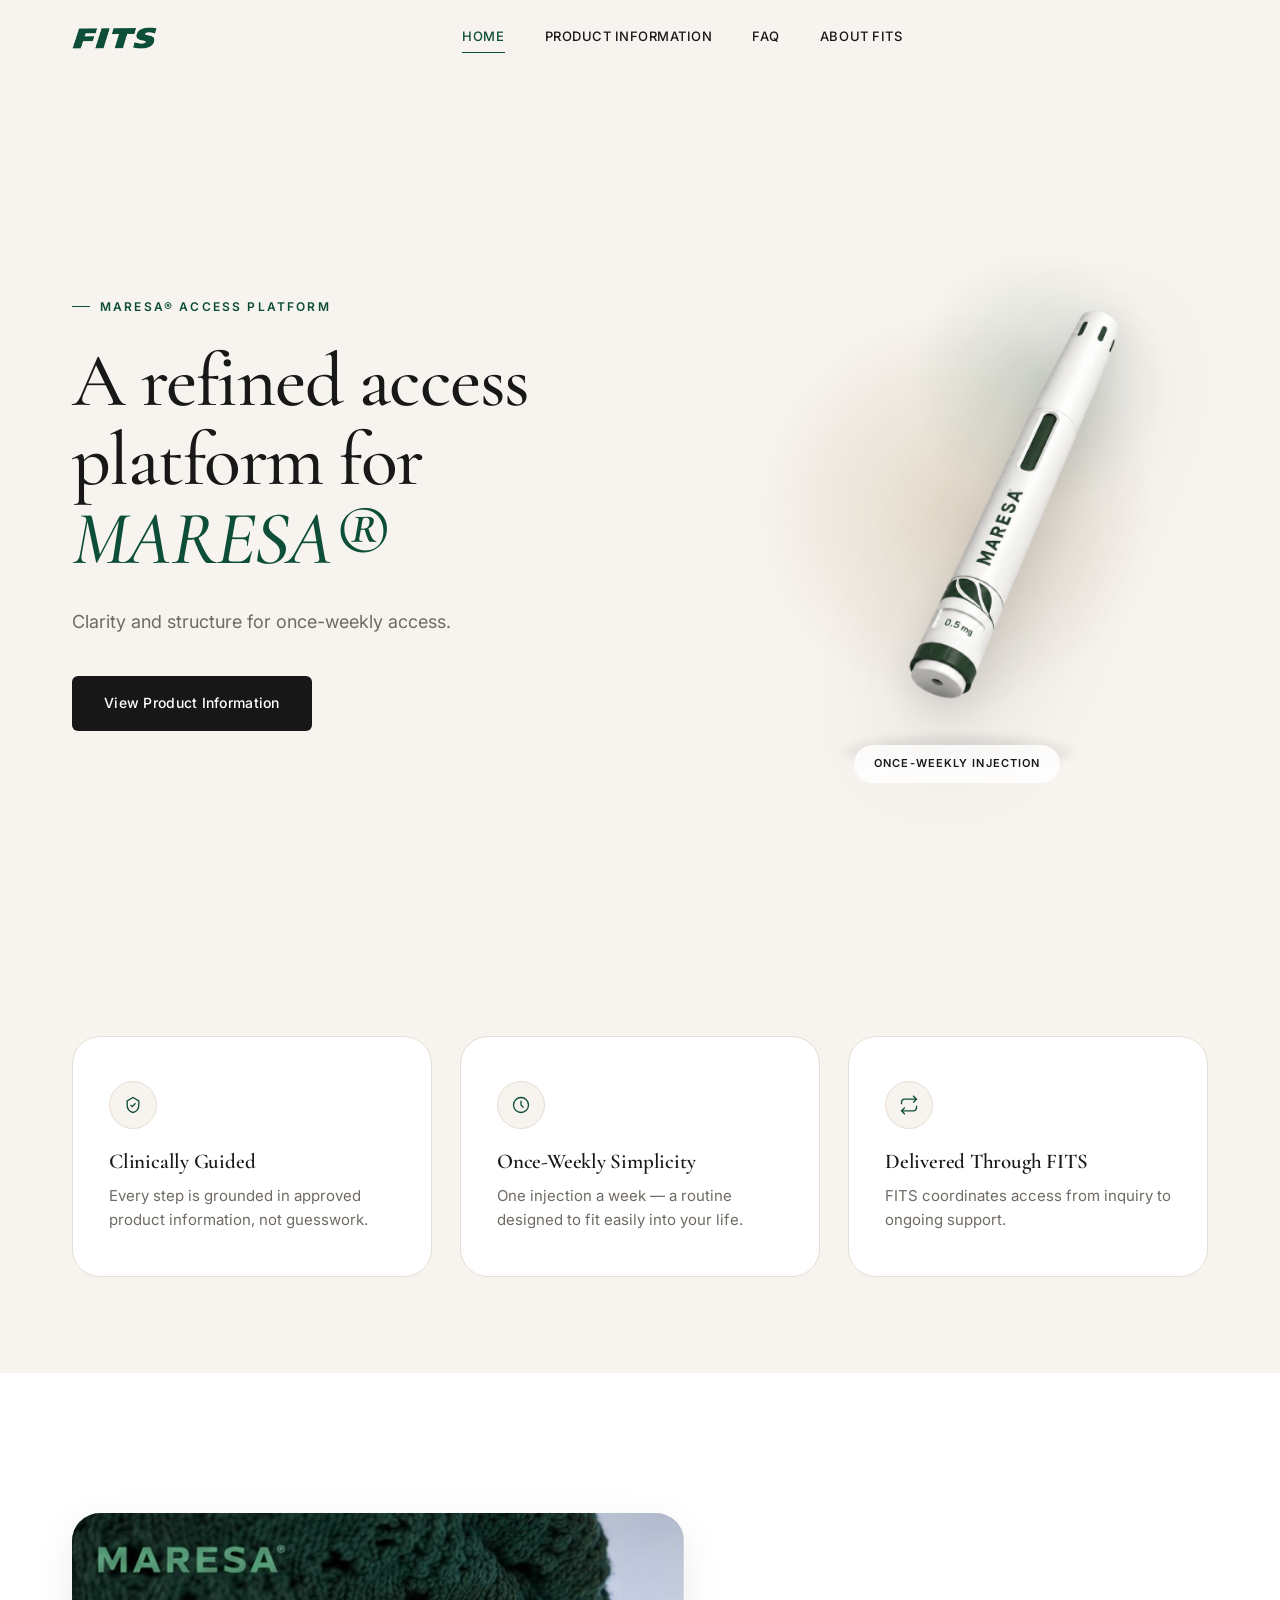
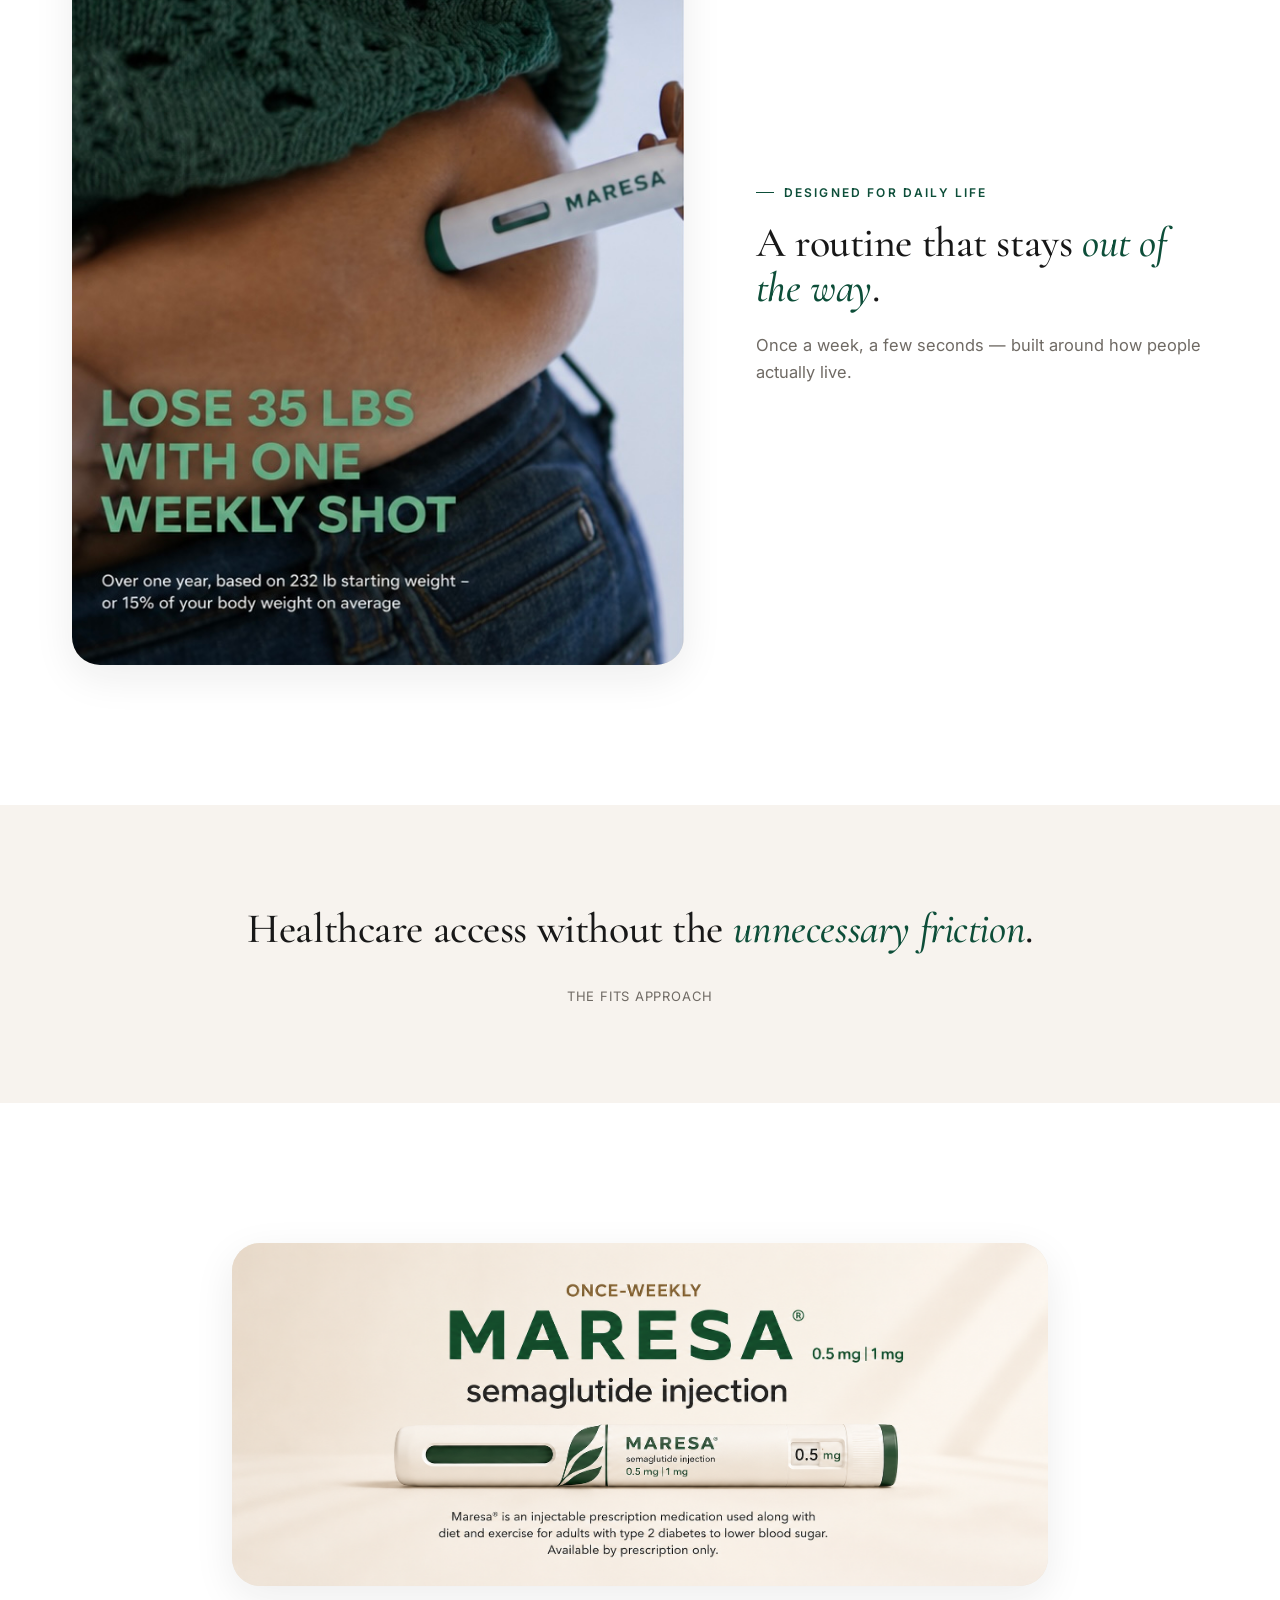
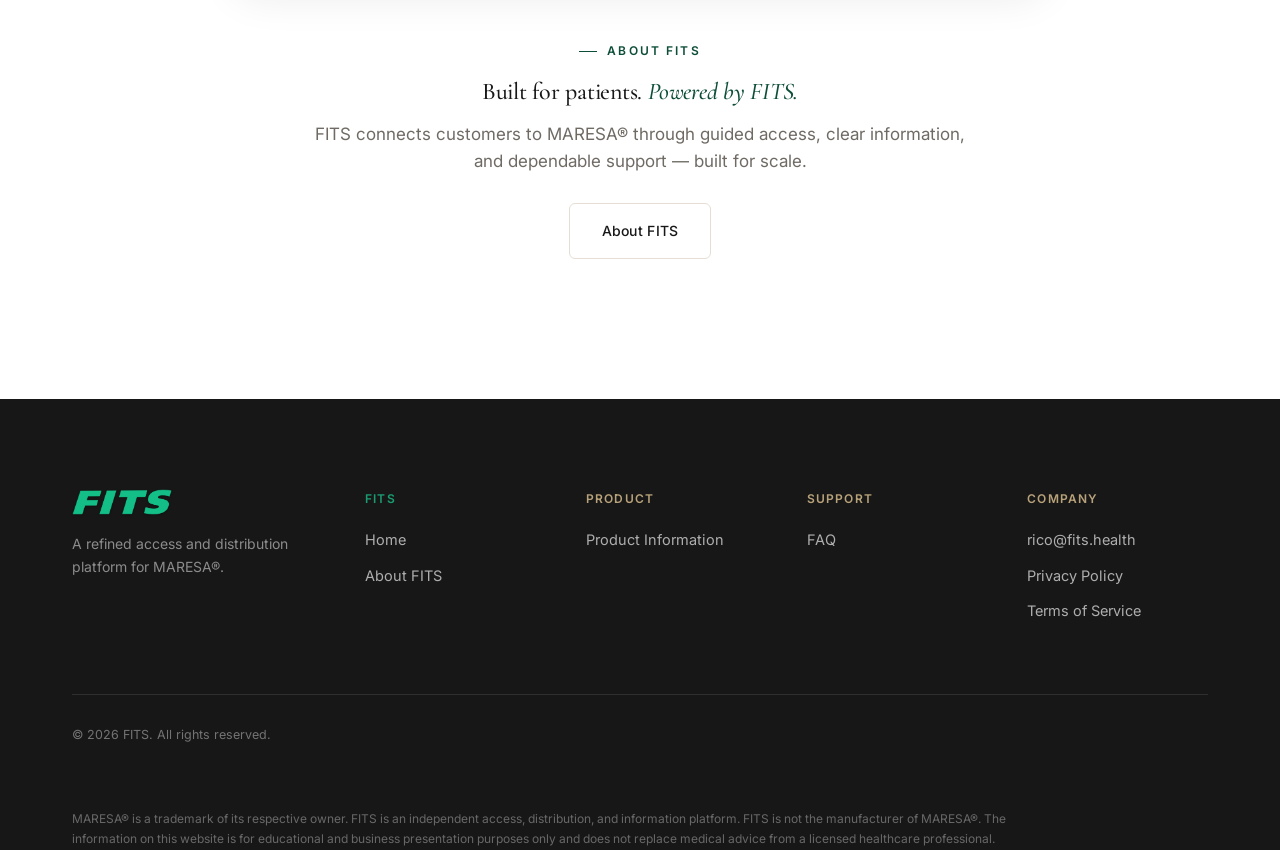
<file: index.html>
<!DOCTYPE html>
<html lang="en">
<head>
<meta charset="UTF-8">
<meta name="viewport" content="width=device-width, initial-scale=1.0">
<title>FITS — A Refined Access Platform for MARESA®</title>
<meta name="description" content="FITS is a modern healthcare access and distribution platform built around MARESA®.">
<link rel="preconnect" href="https://fonts.googleapis.com">
<link rel="preconnect" href="https://fonts.gstatic.com" crossorigin>
<link href="https://fonts.googleapis.com/css2?family=Cormorant+Garamond:ital,wght@0,500;0,600;1,500&family=Inter:wght@400;500;600;700&display=swap" rel="stylesheet">
<link rel="stylesheet" href="css/styles.css">
<link rel="icon" type="image/png" href="assets/fits-logo.png">
</head>
<body>

<nav class="navbar">
  <div class="container nav-inner">
    <a href="index.html" class="nav-brand" aria-label="FITS home">
      <img src="assets/fits-logo.png" alt="FITS" class="nav-brand-logo">
    </a>
    <div class="nav-links">
      <a href="index.html" class="active">Home</a>
      <a href="product.html">Product Information</a>
      <a href="faq.html">FAQ</a>
      <a href="about.html">About FITS</a>
    </div>
    <div class="nav-cta">
      <button class="nav-toggle" aria-label="Open menu">
        <span></span><span></span><span></span>
      </button>
    </div>
  </div>
</nav>

<div class="mobile-overlay"></div>
<div class="mobile-menu">
  <a href="index.html">Home</a>
  <a href="product.html">Product Information</a>
  <a href="faq.html">FAQ</a>
  <a href="about.html">About FITS</a>
</div>

<!-- HERO -->
<section class="hero">
  <div class="container hero-grid">
    <div class="hero-copy reveal visible">
      <span class="eyebrow brand-text">MARESA&reg; ACCESS PLATFORM</span>
      <h1>A refined access platform for <em>MARESA&reg;</em></h1>
      <p>Clarity and structure for once-weekly access.</p>
      <div class="hero-actions">
        <a href="product.html" class="btn btn-primary">View Product Information</a>
      </div>
    </div>
    <div class="hero-visual reveal visible">
      <div class="product-render">
        <div class="product-render-glow"></div>
        <img
          src="assets/maresa-holo.png"
          alt="MARESA injector pen"
          class="product-render-img"
          onerror="this.style.display='none'; document.getElementById('render-fallback').style.display='flex';"
        >
        <div id="render-fallback" class="product-render-placeholder" style="display:none;">
          <span>MARESA&reg; RENDER</span>
        </div>
        <span class="product-render-tag">Once-Weekly Injection</span>
      </div>
    </div>
  </div>
</section>

<!-- VALUE PILLARS -->
<section class="section-sm">
  <div class="container">
    <div class="grid-3">
      <div class="card reveal">
        <div class="card-icon">
          <svg width="20" height="20" viewBox="0 0 24 24" fill="none" stroke="currentColor" stroke-width="1.6"><path d="M9 12l2 2 4-4M12 3l7 4v5c0 5-3 8-7 9-4-1-7-4-7-9V7l7-4z"/></svg>
        </div>
        <h3>Clinically Guided</h3>
        <p>Every step is grounded in approved product information, not guesswork.</p>
      </div>
      <div class="card reveal">
        <div class="card-icon">
          <svg width="20" height="20" viewBox="0 0 24 24" fill="none" stroke="currentColor" stroke-width="1.6"><circle cx="12" cy="12" r="9"/><path d="M12 7v5l3 3"/></svg>
        </div>
        <h3>Once-Weekly Simplicity</h3>
        <p>One injection a week — a routine designed to fit easily into your life.</p>
      </div>
      <div class="card reveal">
        <div class="card-icon">
          <svg width="20" height="20" viewBox="0 0 24 24" fill="none" stroke="currentColor" stroke-width="1.6"><path d="M17 1l4 4-4 4M3 11V9a4 4 0 014-4h14M7 23l-4-4 4-4M21 13v2a4 4 0 01-4 4H3"/></svg>
        </div>
        <h3>Delivered Through FITS</h3>
        <p>FITS coordinates access from inquiry to ongoing support.</p>
      </div>
    </div>
  </div>
</section>

<!-- FEATURED VISUAL -->
<section class="section section-alt">
  <div class="container split wide-image-left">
    <div class="split-image reveal gold-mark">
      <img src="assets/maresa-injection-shot.png" alt="MARESA injection administration">
    </div>
    <div class="split-copy reveal">
      <span class="eyebrow">Designed for Daily Life</span>
      <h2>A routine that stays <span class="emphasis">out of the way</span>.</h2>
      <p>Once a week, a few seconds — built around how people actually live.</p>
    </div>
  </div>
</section>

<!-- STATEMENT -->
<section class="section-sm">
  <div class="container">
    <div class="statement reveal">
      <p>Healthcare access without the <span class="emphasis">unnecessary friction</span>.</p>
      <span class="statement-cite">The FITS Approach</span>
    </div>
  </div>
</section>

<!-- ABOUT FITS PREVIEW -->
<section class="section section-alt">
  <div class="container" style="max-width:880px;">
    <div class="wide-image reveal gold-mark" style="aspect-ratio: 1935/813; max-width:880px; margin:0 auto 48px;">
      <img src="assets/maresa-pen-banner.png" alt="MARESA — once-weekly semaglutide injection, now prescribed online">
    </div>
    <div style="max-width:680px; margin:0 auto; text-align:center;">
      <span class="eyebrow" style="justify-content:center;">About FITS</span>
      <h2 class="reveal" style="margin:18px 0 16px;">Built for patients. <span class="emphasis">Powered by FITS.</span></h2>
      <p class="reveal" style="color:var(--muted); font-size:17px; margin-bottom:28px;">
        FITS connects customers to MARESA&reg; through guided access, clear information, and dependable support — built for scale.
      </p>
      <a href="about.html" class="btn btn-outline">About FITS</a>
    </div>
  </div>
</section>

<footer>
  <div class="container">
    <div class="footer-grid">
      <div class="footer-brand">
        <img src="assets/fits-logo.png" alt="FITS" class="footer-brand-logo">
        <p>A refined access and distribution platform for MARESA&reg;.</p>
      </div>
      <div class="footer-col">
        <h5 class="brand-text">FITS</h5>
        <a href="index.html">Home</a>
        <a href="about.html">About FITS</a>
      </div>
      <div class="footer-col">
        <h5>Product</h5>
        <a href="product.html">Product Information</a>
      </div>
      <div class="footer-col">
        <h5>Support</h5>
        <a href="faq.html">FAQ</a>
      </div>
      <div class="footer-col">
        <h5>Company</h5>
        <a href="mailto:rico@fits.health">rico@fits.health</a>
        <a href="#">Privacy Policy</a>
        <a href="#">Terms of Service</a>
      </div>
    </div>
    <div class="footer-bottom"><p>&copy; 2026 FITS. All rights reserved.</p></div>
    <p class="footer-legal-text">
      MARESA&reg; is a trademark of its respective owner. FITS is an independent access, distribution, and information platform. FITS is not the manufacturer of MARESA&reg;. The information on this website is for educational and business presentation purposes only and does not replace medical advice from a licensed healthcare professional.
    </p>
  </div>
</footer>

<button class="back-to-top" aria-label="Back to top">
  <svg width="18" height="18" viewBox="0 0 24 24" fill="none" stroke="currentColor" stroke-width="2"><path d="M12 19V5M5 12l7-7 7 7"/></svg>
</button>

<script src="js/app.js"></script>
</body>
</html>
</file>
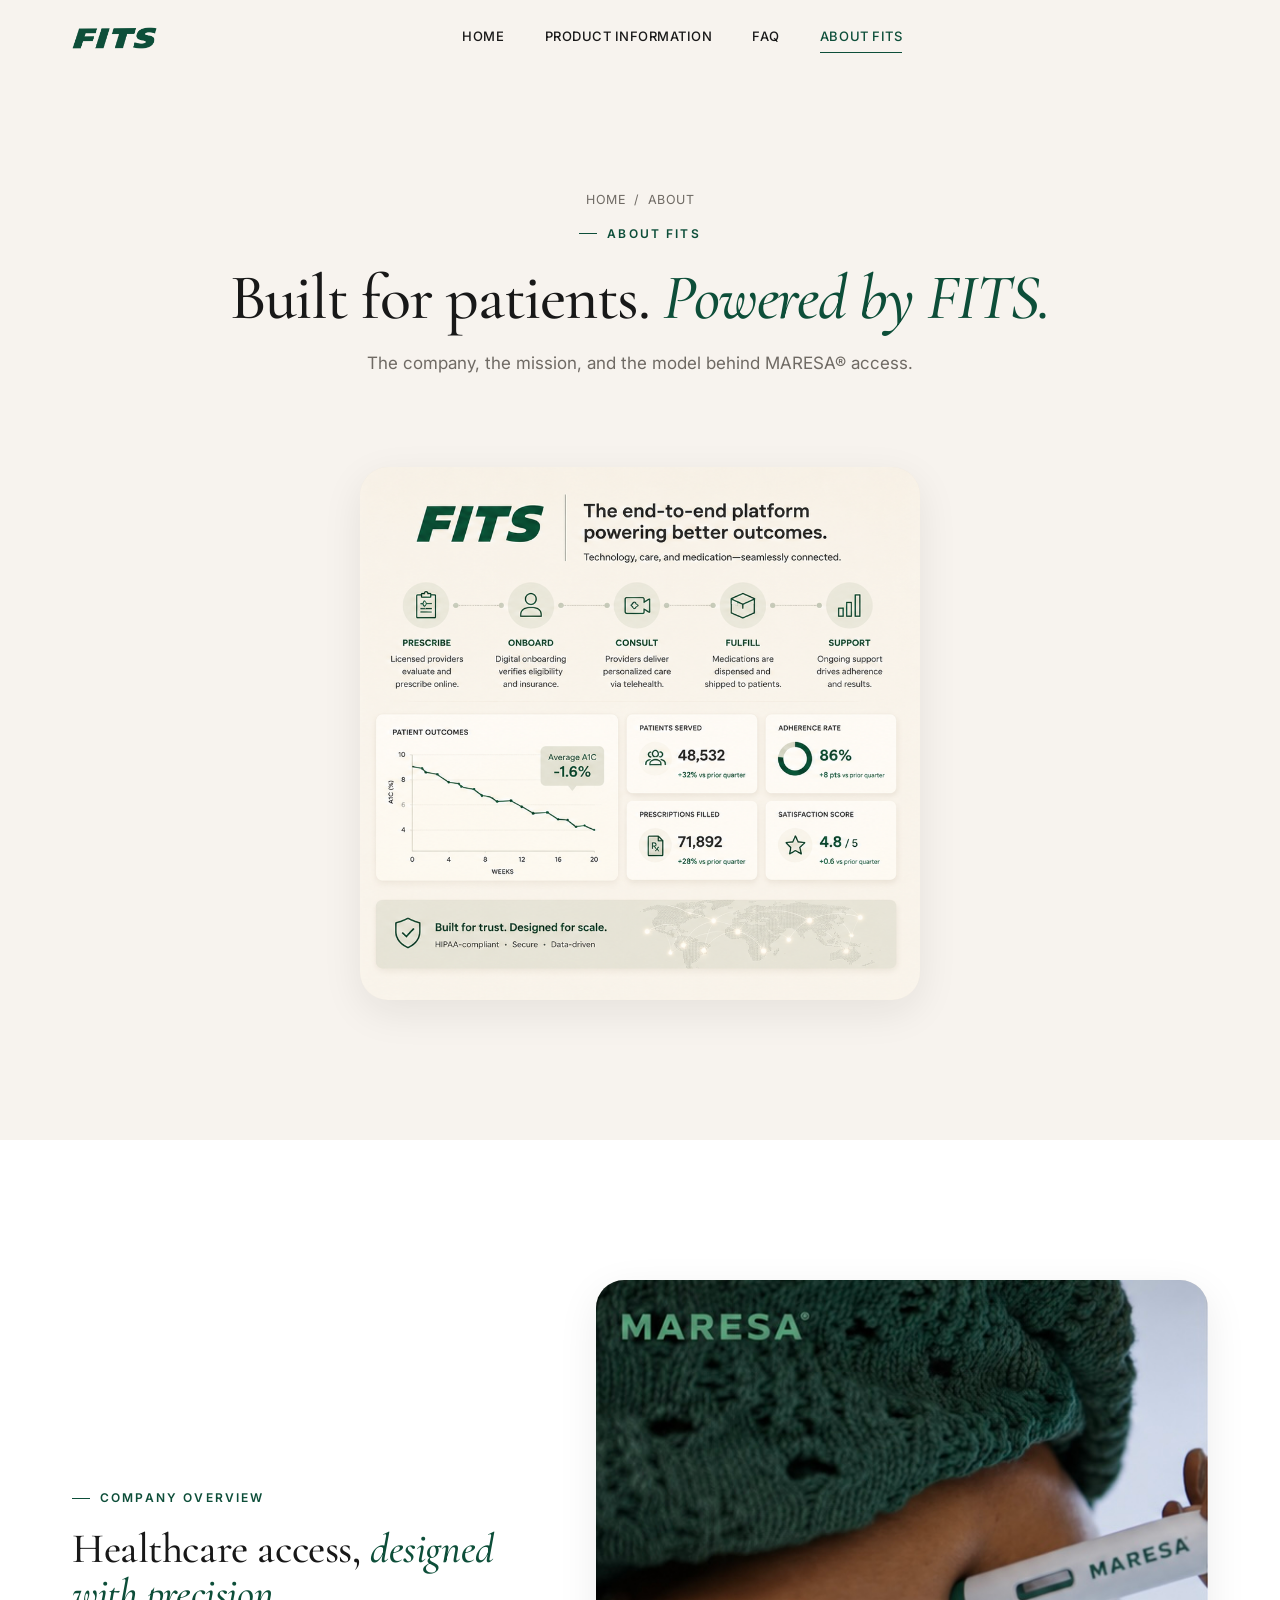
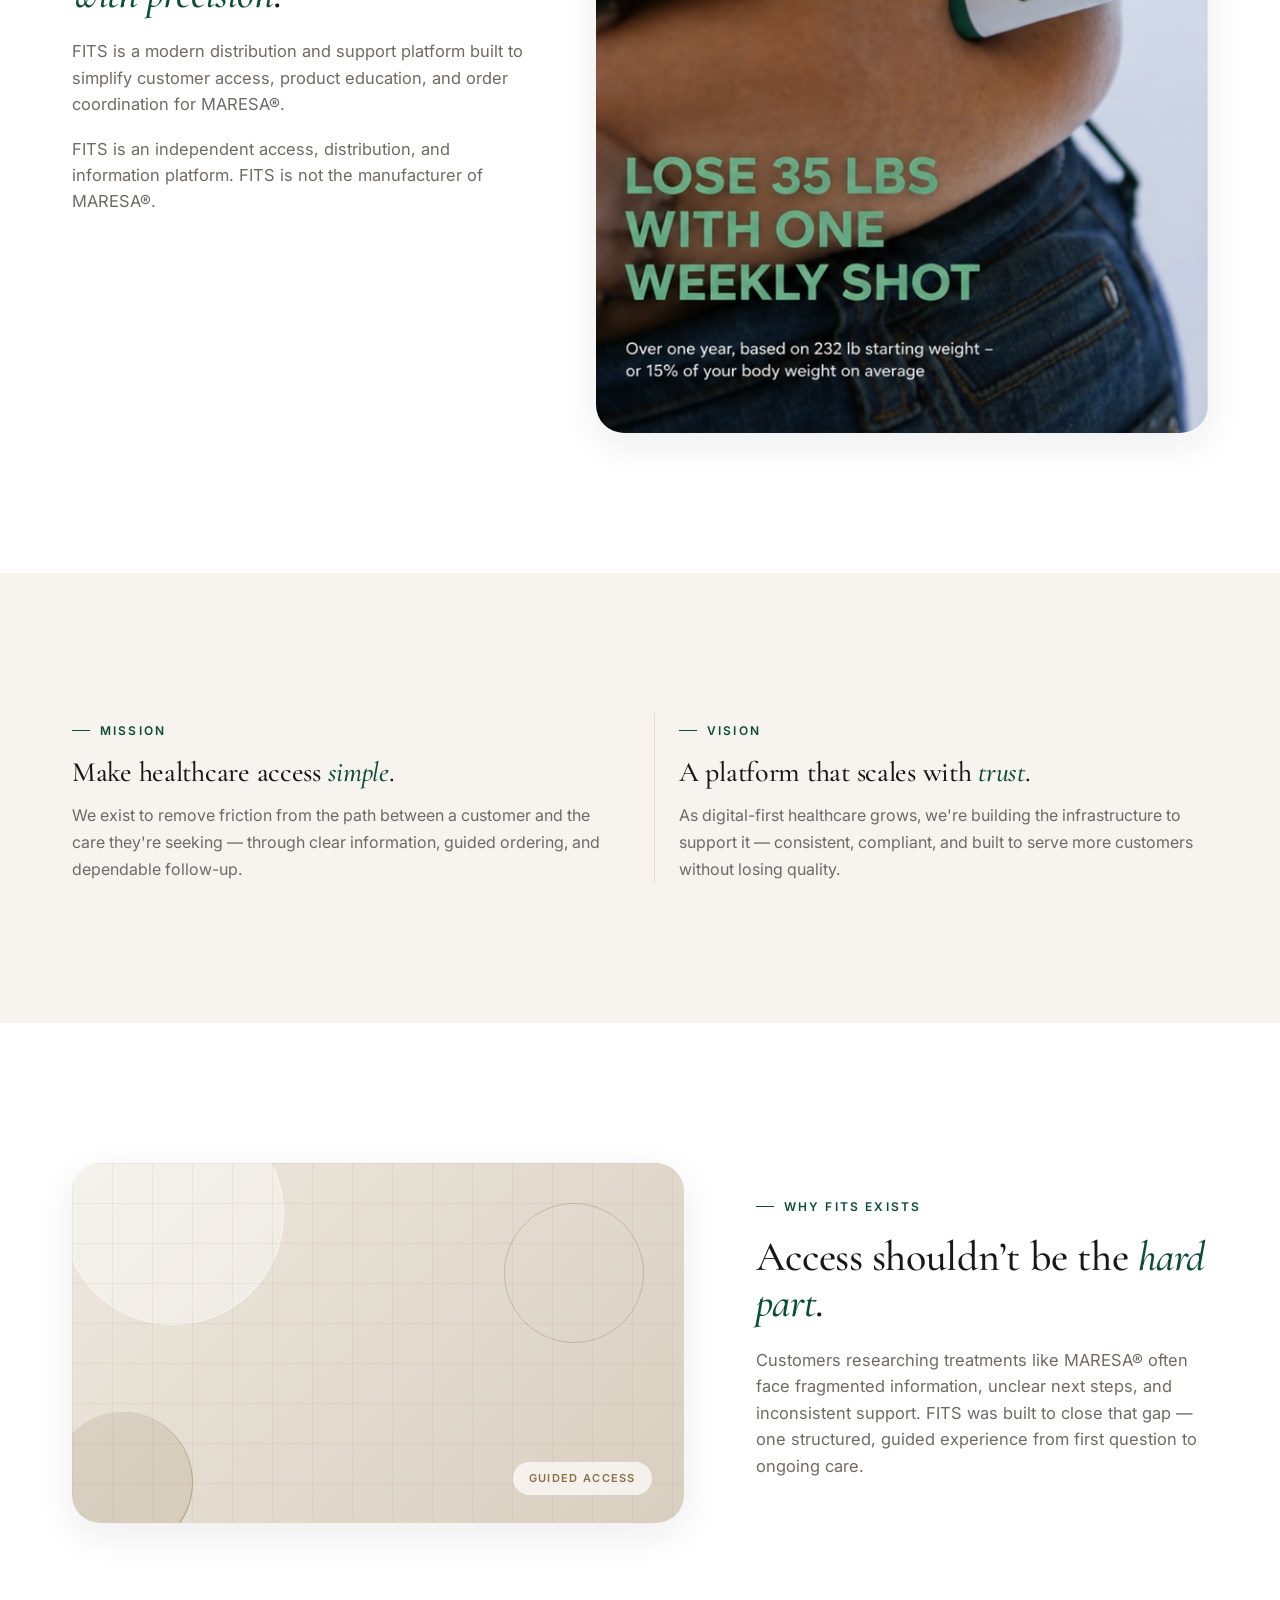
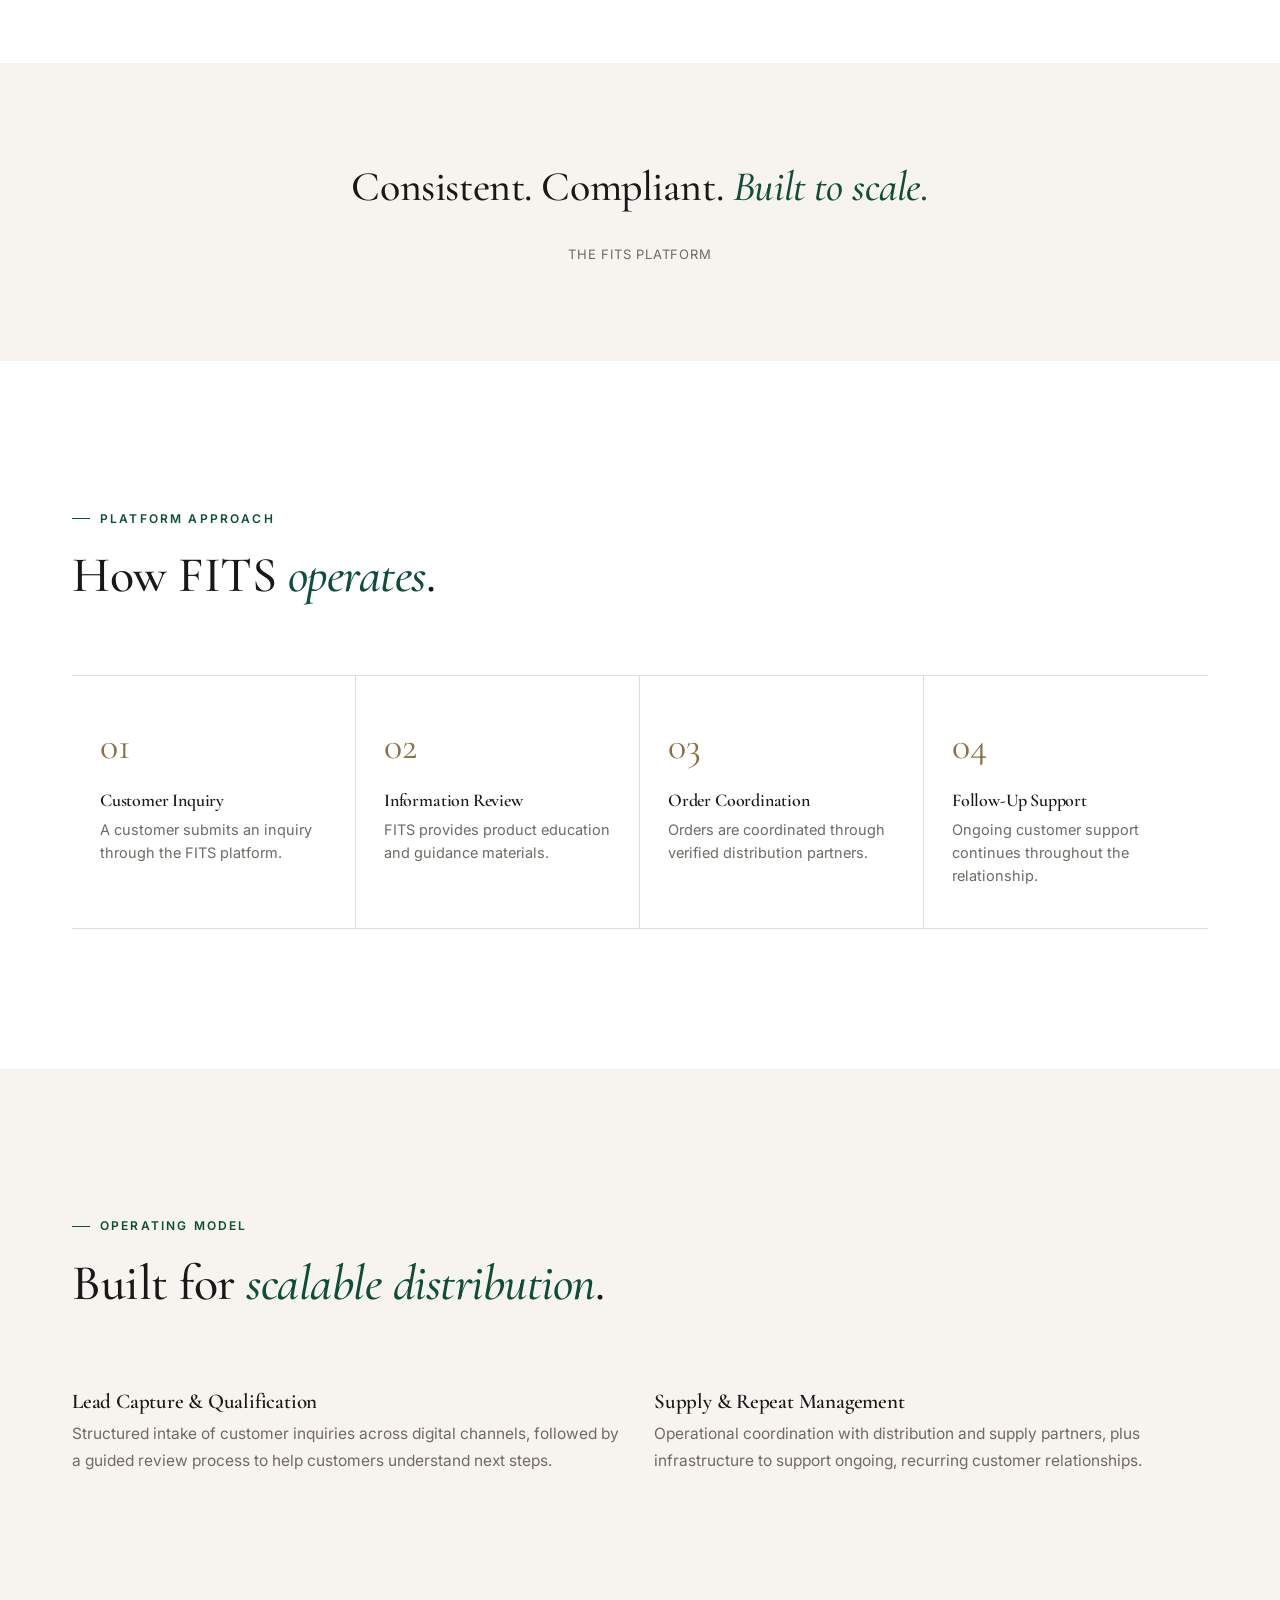
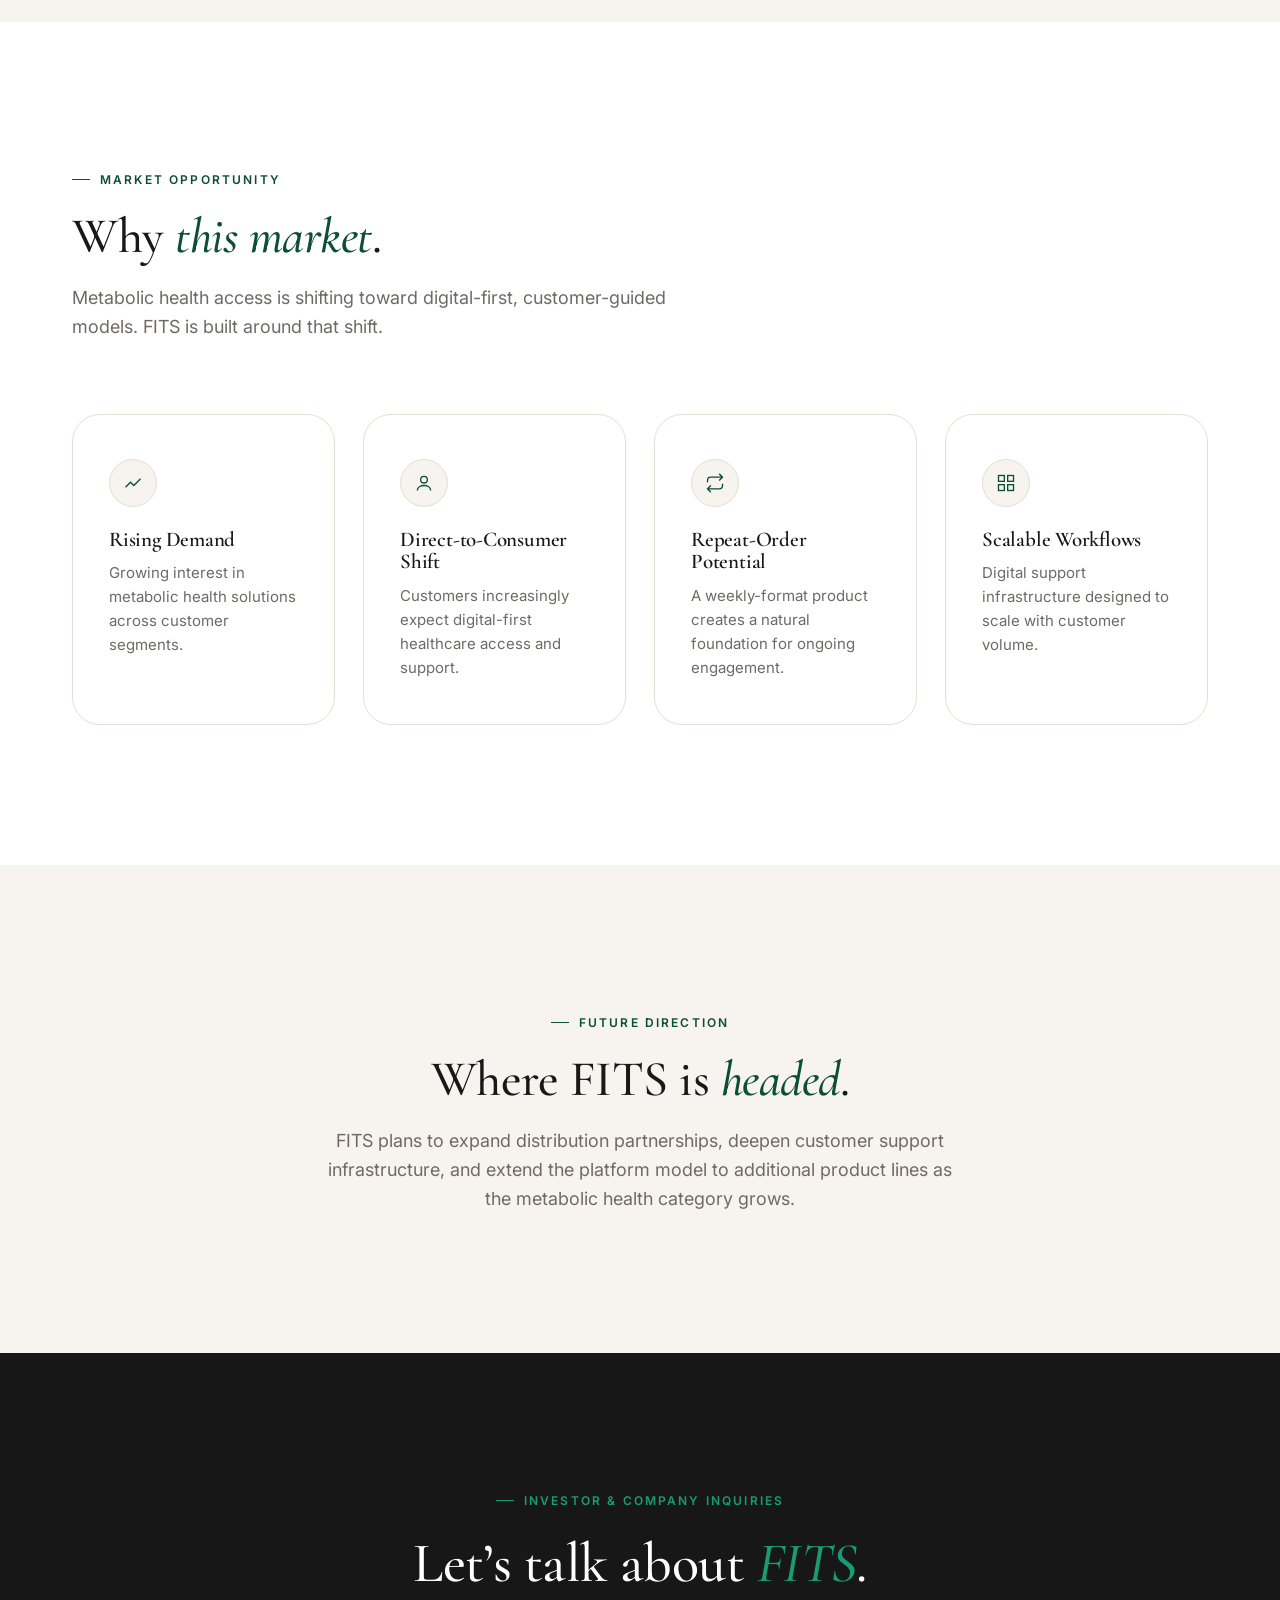
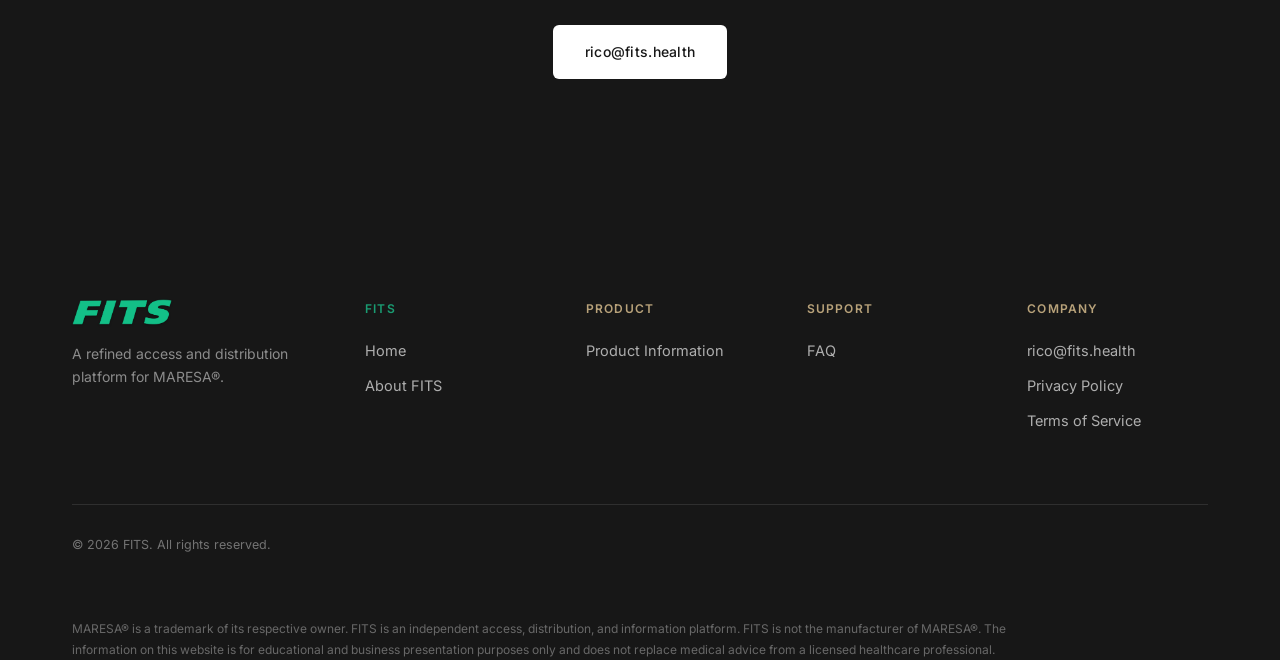
<file: about.html>
<!DOCTYPE html>
<html lang="en">
<head>
<meta charset="UTF-8">
<meta name="viewport" content="width=device-width, initial-scale=1.0">
<title>About FITS</title>
<meta name="description" content="FITS is a modern healthcare access and distribution platform built around MARESA®.">
<link rel="preconnect" href="https://fonts.googleapis.com">
<link rel="preconnect" href="https://fonts.gstatic.com" crossorigin>
<link href="https://fonts.googleapis.com/css2?family=Cormorant+Garamond:ital,wght@0,500;0,600;1,500&family=Inter:wght@400;500;600;700&display=swap" rel="stylesheet">
<link rel="stylesheet" href="css/styles.css">
<link rel="icon" type="image/png" href="assets/fits-logo.png">
</head>
<body>

<nav class="navbar">
  <div class="container nav-inner">
    <a href="index.html" class="nav-brand" aria-label="FITS home">
      <img src="assets/fits-logo.png" alt="FITS" class="nav-brand-logo">
    </a>
    <div class="nav-links">
      <a href="index.html">Home</a>
      <a href="product.html">Product Information</a>
      <a href="faq.html">FAQ</a>
      <a href="about.html" class="active">About FITS</a>
    </div>
    <div class="nav-cta">
      <button class="nav-toggle" aria-label="Open menu"><span></span><span></span><span></span></button>
    </div>
  </div>
</nav>

<div class="mobile-overlay"></div>
<div class="mobile-menu">
  <a href="index.html">Home</a>
  <a href="product.html">Product Information</a>
  <a href="faq.html">FAQ</a>
  <a href="about.html">About FITS</a>
</div>

<section class="page-hero">
  <div class="container">
    <div class="breadcrumb"><a href="index.html">Home</a><span>/</span><span>About</span></div>
    <span class="eyebrow" style="justify-content:center;">About FITS</span>
    <h1>Built for patients. <span class="emphasis">Powered by FITS.</span></h1>
    <p>The company, the mission, and the model behind MARESA&reg; access.</p>
  </div>
</section>

<!-- FITS PLATFORM — FOCAL IMAGE -->
<section class="section" style="padding-top:0;">
  <div class="container" style="max-width:920px;">
    <div class="wide-image reveal gold-mark" style="aspect-ratio: 932/887; max-width:560px; margin:0 auto;">
      <img src="assets/about-fits.png" alt="FITS — the end-to-end platform powering better outcomes">
    </div>
  </div>
</section>

<!-- COMPANY OVERVIEW -->
<section class="section section-alt">
  <div class="container split wide-image-right">
    <div class="split-copy reveal">
      <span class="eyebrow">Company Overview</span>
      <h2>Healthcare access, <span class="emphasis">designed with precision</span>.</h2>
      <p>FITS is a modern distribution and support platform built to simplify customer access, product education, and order coordination for MARESA&reg;.</p>
      <p>FITS is an independent access, distribution, and information platform. FITS is not the manufacturer of MARESA&reg;.</p>
    </div>
    <div class="split-image reveal gold-mark">
      <img src="assets/maresa-injection-shot.png" alt="MARESA injection administration">
    </div>
  </div>
</section>

<!-- MISSION & VISION -->
<section class="section">
  <div class="container grid-2">
    <div class="reveal" style="padding-right:24px;">
      <span class="eyebrow">Mission</span>
      <h3 style="font-family:var(--font-display); font-size:28px; font-weight:500; margin:16px 0 12px; line-height:1.2;">Make healthcare access <span class="emphasis">simple</span>.</h3>
      <p style="color:var(--muted); font-size:16px; line-height:1.7;">We exist to remove friction from the path between a customer and the care they're seeking — through clear information, guided ordering, and dependable follow-up.</p>
    </div>
    <div class="reveal mv-divider">
      <span class="eyebrow">Vision</span>
      <h3 style="font-family:var(--font-display); font-size:28px; font-weight:500; margin:16px 0 12px; line-height:1.2;">A platform that scales with <span class="emphasis">trust</span>.</h3>
      <p style="color:var(--muted); font-size:16px; line-height:1.7;">As digital-first healthcare grows, we're building the infrastructure to support it — consistent, compliant, and built to serve more customers without losing quality.</p>
    </div>
  </div>
</section>

<!-- WHY FITS EXISTS -->
<section class="section section-alt">
  <div class="container split wide-image-left">
    <div class="abstract-panel glass-a reveal gold-mark">
      <div class="panel-grid-lines"></div>
      <div class="ring" style="width:140px; height:140px; top:40px; right:40px;"></div>
      <span class="panel-label">Guided Access</span>
    </div>
    <div class="split-copy reveal">
      <span class="eyebrow">Why FITS Exists</span>
      <h2>Access shouldn&rsquo;t be the <span class="emphasis">hard part</span>.</h2>
      <p>Customers researching treatments like MARESA&reg; often face fragmented information, unclear next steps, and inconsistent support. FITS was built to close that gap — one structured, guided experience from first question to ongoing care.</p>
    </div>
  </div>
</section>

<!-- STATEMENT -->
<section class="section-sm">
  <div class="container">
    <div class="statement reveal">
      <p>Consistent. Compliant. <span class="emphasis">Built to scale.</span></p>
      <span class="statement-cite">The FITS Platform</span>
    </div>
  </div>
</section>

<!-- PLATFORM APPROACH -->
<section class="section section-alt">
  <div class="container">
    <div class="section-head reveal">
      <span class="eyebrow">Platform Approach</span>
      <h2>How FITS <span class="emphasis">operates</span>.</h2>
    </div>
    <div class="steps-grid reveal">
      <div class="step">
        <div class="step-num">01</div>
        <h4>Customer Inquiry</h4>
        <p>A customer submits an inquiry through the FITS platform.</p>
      </div>
      <div class="step">
        <div class="step-num">02</div>
        <h4>Information Review</h4>
        <p>FITS provides product education and guidance materials.</p>
      </div>
      <div class="step">
        <div class="step-num">03</div>
        <h4>Order Coordination</h4>
        <p>Orders are coordinated through verified distribution partners.</p>
      </div>
      <div class="step">
        <div class="step-num">04</div>
        <h4>Follow-Up Support</h4>
        <p>Ongoing customer support continues throughout the relationship.</p>
      </div>
    </div>
  </div>
</section>

<!-- OPERATING MODEL -->
<section class="section">
  <div class="container">
    <div class="section-head reveal">
      <span class="eyebrow">Operating Model</span>
      <h2>Built for <span class="emphasis">scalable distribution</span>.</h2>
    </div>
    <div class="grid-2">
      <div class="reveal" style="padding:8px 0;">
        <h3 style="font-size:21px; font-weight:600; margin-bottom:8px;">Lead Capture &amp; Qualification</h3>
        <p style="color:var(--muted); font-size:15.5px; line-height:1.7;">Structured intake of customer inquiries across digital channels, followed by a guided review process to help customers understand next steps.</p>
      </div>
      <div class="reveal" style="padding:8px 0;">
        <h3 style="font-size:21px; font-weight:600; margin-bottom:8px;">Supply &amp; Repeat Management</h3>
        <p style="color:var(--muted); font-size:15.5px; line-height:1.7;">Operational coordination with distribution and supply partners, plus infrastructure to support ongoing, recurring customer relationships.</p>
      </div>
    </div>
  </div>
</section>

<!-- MARKET OPPORTUNITY -->
<section class="section section-alt">
  <div class="container">
    <div class="section-head reveal">
      <span class="eyebrow">Market Opportunity</span>
      <h2>Why <span class="emphasis">this market</span>.</h2>
      <p>Metabolic health access is shifting toward digital-first, customer-guided models. FITS is built around that shift.</p>
    </div>
    <div class="grid-4">
      <div class="card reveal">
        <div class="card-icon">
          <svg width="20" height="20" viewBox="0 0 24 24" fill="none" stroke="currentColor" stroke-width="1.6"><path d="M3 17l6-6 4 4 8-8"/></svg>
        </div>
        <h3>Rising Demand</h3>
        <p>Growing interest in metabolic health solutions across customer segments.</p>
      </div>
      <div class="card reveal">
        <div class="card-icon">
          <svg width="20" height="20" viewBox="0 0 24 24" fill="none" stroke="currentColor" stroke-width="1.6"><circle cx="12" cy="8" r="4"/><path d="M4 21c0-4 4-6 8-6s8 2 8 6"/></svg>
        </div>
        <h3>Direct-to-Consumer Shift</h3>
        <p>Customers increasingly expect digital-first healthcare access and support.</p>
      </div>
      <div class="card reveal">
        <div class="card-icon">
          <svg width="20" height="20" viewBox="0 0 24 24" fill="none" stroke="currentColor" stroke-width="1.6"><path d="M17 1l4 4-4 4M3 11V9a4 4 0 014-4h14M7 23l-4-4 4-4M21 13v2a4 4 0 01-4 4H3"/></svg>
        </div>
        <h3>Repeat-Order Potential</h3>
        <p>A weekly-format product creates a natural foundation for ongoing engagement.</p>
      </div>
      <div class="card reveal">
        <div class="card-icon">
          <svg width="20" height="20" viewBox="0 0 24 24" fill="none" stroke="currentColor" stroke-width="1.6"><rect x="3" y="3" width="7" height="7"/><rect x="14" y="3" width="7" height="7"/><rect x="14" y="14" width="7" height="7"/><rect x="3" y="14" width="7" height="7"/></svg>
        </div>
        <h3>Scalable Workflows</h3>
        <p>Digital support infrastructure designed to scale with customer volume.</p>
      </div>
    </div>
  </div>
</section>

<!-- FUTURE DIRECTION -->
<section class="section">
  <div class="container" style="max-width:720px; text-align:center;">
    <div class="section-head center reveal" style="margin-bottom:0;">
      <span class="eyebrow" style="justify-content:center;">Future Direction</span>
      <h2>Where FITS is <span class="emphasis">headed</span>.</h2>
      <p>FITS plans to expand distribution partnerships, deepen customer support infrastructure, and extend the platform model to additional product lines as the metabolic health category grows.</p>
    </div>
  </div>
</section>

<!-- INVESTOR / COMPANY CONTACT -->
<section class="section-dark cta-banner">
  <div class="container">
    <span class="eyebrow">Investor &amp; Company Inquiries</span>
    <h2 class="reveal">Let&rsquo;s talk about <span class="emphasis">FITS</span>.</h2>
    <div class="cta-actions">
      <a href="mailto:rico@fits.health" class="btn btn-light">rico@fits.health</a>
    </div>
  </div>
</section>

<footer>
  <div class="container">
    <div class="footer-grid">
      <div class="footer-brand">
        <img src="assets/fits-logo.png" alt="FITS" class="footer-brand-logo">
        <p>A refined access and distribution platform for MARESA&reg;.</p>
      </div>
      <div class="footer-col">
        <h5 class="brand-text">FITS</h5>
        <a href="index.html">Home</a>
        <a href="about.html">About FITS</a>
      </div>
      <div class="footer-col">
        <h5>Product</h5>
        <a href="product.html">Product Information</a>
      </div>
      <div class="footer-col">
        <h5>Support</h5>
        <a href="faq.html">FAQ</a>
      </div>
      <div class="footer-col">
        <h5>Company</h5>
        <a href="mailto:rico@fits.health">rico@fits.health</a>
        <a href="#">Privacy Policy</a>
        <a href="#">Terms of Service</a>
      </div>
    </div>
    <div class="footer-bottom"><p>&copy; 2026 FITS. All rights reserved.</p></div>
    <p class="footer-legal-text">
      MARESA&reg; is a trademark of its respective owner. FITS is an independent access, distribution, and information platform. FITS is not the manufacturer of MARESA&reg;. The information on this website is for educational and business presentation purposes only and does not replace medical advice from a licensed healthcare professional.
    </p>
  </div>
</footer>

<button class="back-to-top" aria-label="Back to top">
  <svg width="18" height="18" viewBox="0 0 24 24" fill="none" stroke="currentColor" stroke-width="2"><path d="M12 19V5M5 12l7-7 7 7"/></svg>
</button>

<script src="js/app.js"></script>
</body>
</html>
</file>
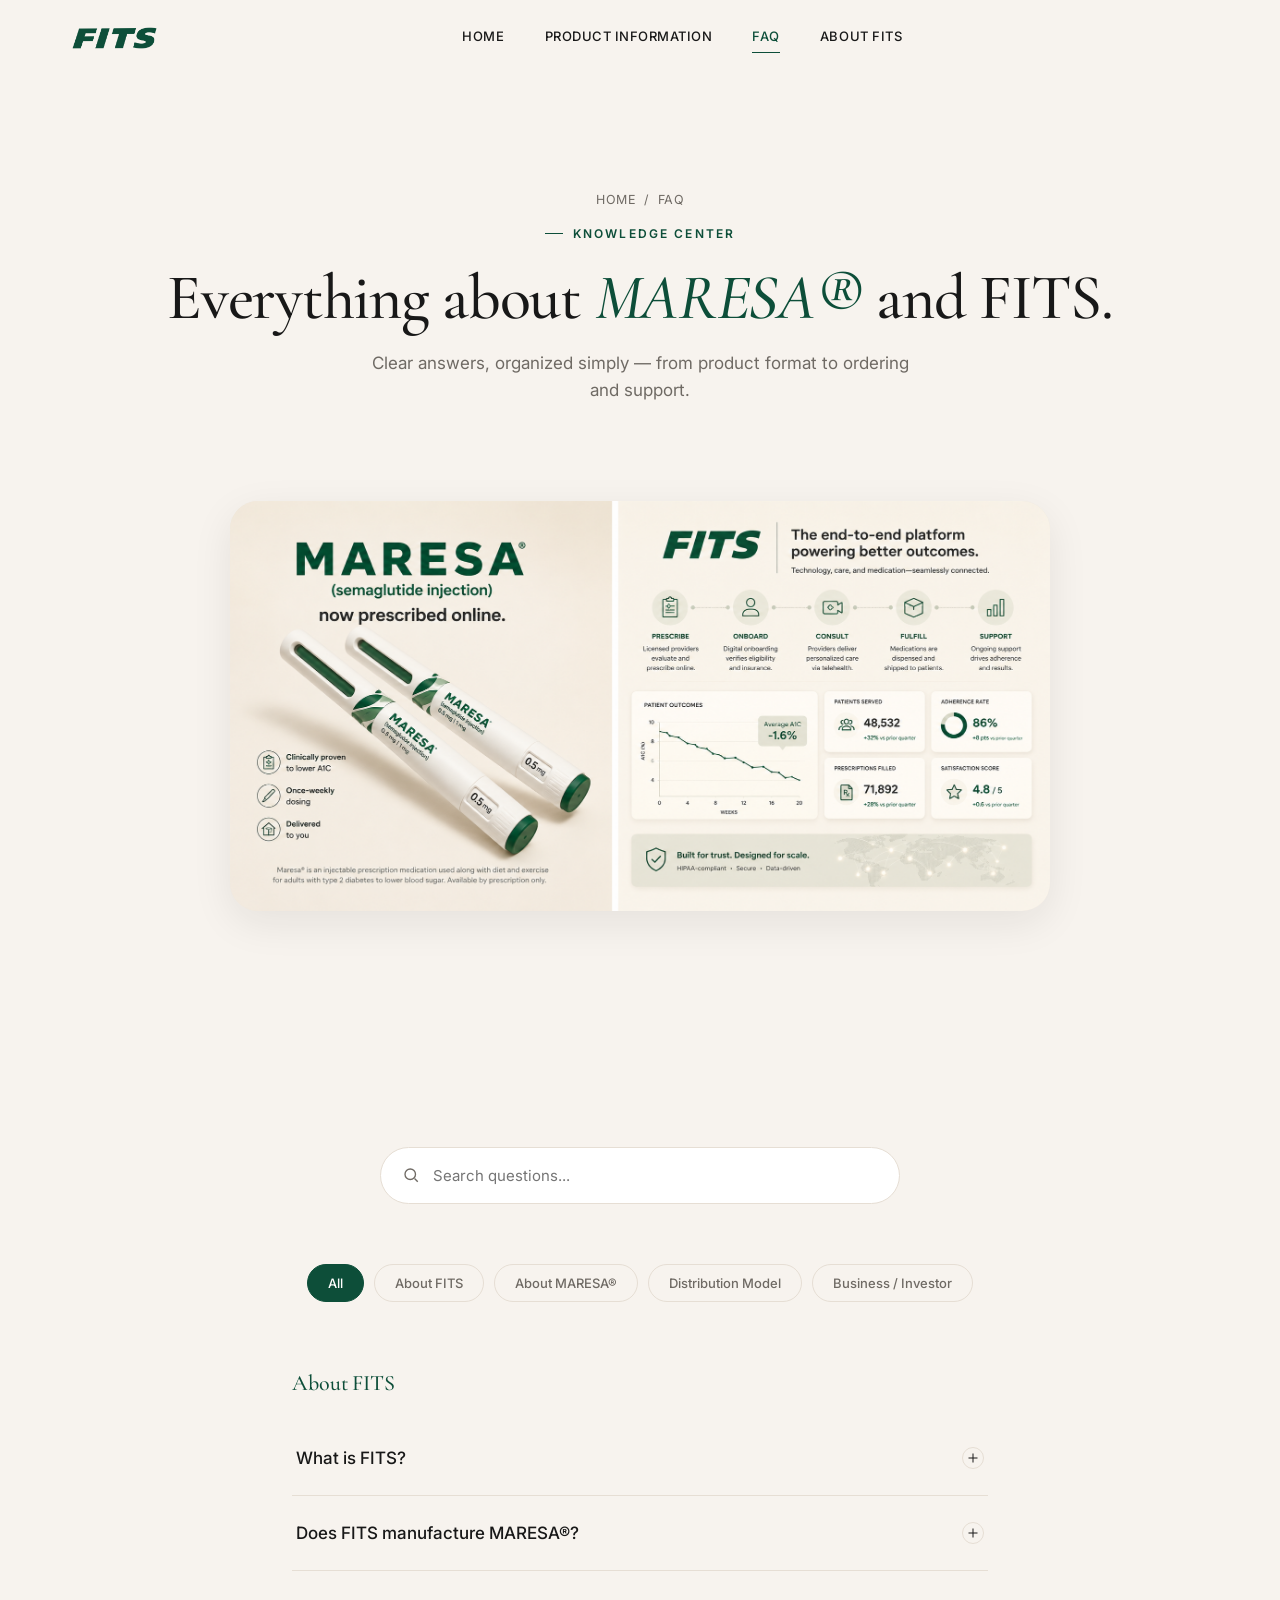
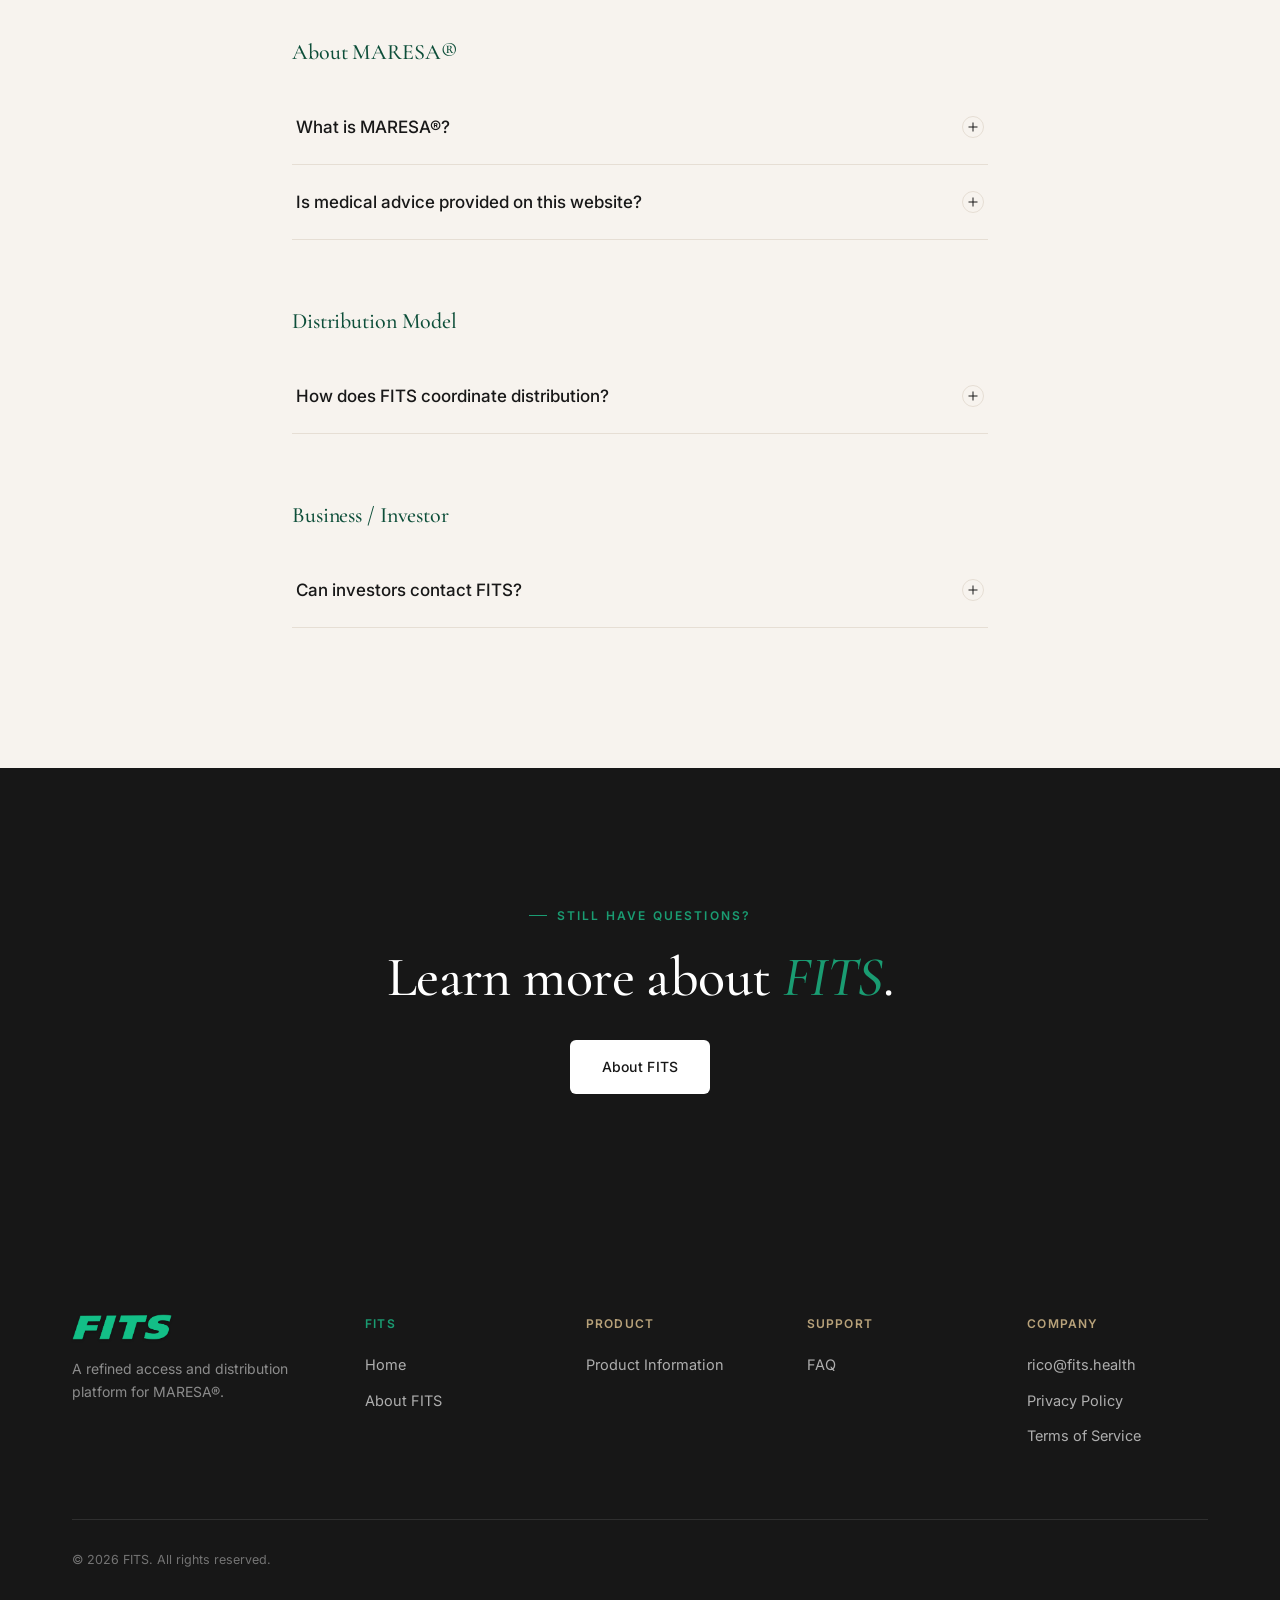
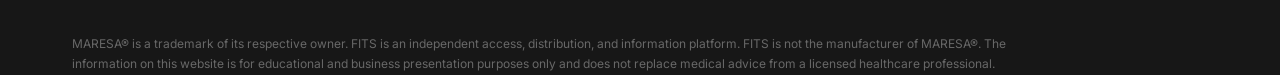
<file: faq.html>
<!DOCTYPE html>
<html lang="en">
<head>
<meta charset="UTF-8">
<meta name="viewport" content="width=device-width, initial-scale=1.0">
<title>FAQ | FITS</title>
<meta name="description" content="Frequently asked questions about FITS and MARESA®.">
<link rel="preconnect" href="https://fonts.googleapis.com">
<link rel="preconnect" href="https://fonts.gstatic.com" crossorigin>
<link href="https://fonts.googleapis.com/css2?family=Cormorant+Garamond:ital,wght@0,500;0,600;1,500&family=Inter:wght@400;500;600;700&display=swap" rel="stylesheet">
<link rel="stylesheet" href="css/styles.css">
<link rel="icon" type="image/png" href="assets/fits-logo.png">
</head>
<body>

<nav class="navbar">
  <div class="container nav-inner">
    <a href="index.html" class="nav-brand" aria-label="FITS home">
      <img src="assets/fits-logo.png" alt="FITS" class="nav-brand-logo">
    </a>
    <div class="nav-links">
      <a href="index.html">Home</a>
      <a href="product.html">Product Information</a>
      <a href="faq.html" class="active">FAQ</a>
      <a href="about.html">About FITS</a>
    </div>
    <div class="nav-cta">
      <button class="nav-toggle" aria-label="Open menu"><span></span><span></span><span></span></button>
    </div>
  </div>
</nav>

<div class="mobile-overlay"></div>
<div class="mobile-menu">
  <a href="index.html">Home</a>
  <a href="product.html">Product Information</a>
  <a href="faq.html">FAQ</a>
  <a href="about.html">About FITS</a>
</div>

<section class="page-hero" style="padding-bottom:0;">
  <div class="container">
    <div class="breadcrumb"><a href="index.html">Home</a><span>/</span><span>FAQ</span></div>
    <span class="eyebrow" style="justify-content:center;">KNOWLEDGE CENTER</span>
    <h1>Everything about <span class="emphasis">MARESA&reg;</span> and FITS.</h1>
    <p>Clear answers, organized simply — from product format to ordering and support.</p>
  </div>
</section>

<section class="section-sm">
  <div class="container">
    <div class="wide-image ratio-2-1 reveal gold-mark" style="max-width:820px; margin:0 auto;">
      <img src="assets/faq-photo.png" alt="MARESA — clinically proven once-weekly dosing, delivered to you">
    </div>
  </div>
</section>

<section class="section">
  <div class="container" style="max-width:760px;">

    <div class="faq-search reveal">
      <svg width="18" height="18" viewBox="0 0 24 24" fill="none" stroke="currentColor" stroke-width="1.8"><circle cx="11" cy="11" r="7"/><path d="M21 21l-4.3-4.3"/></svg>
      <input type="text" placeholder="Search questions...">
    </div>

    <div class="faq-tabs reveal">
      <button class="faq-tab active" data-filter="all">All</button>
      <button class="faq-tab" data-filter="fits">About FITS</button>
      <button class="faq-tab" data-filter="maresa">About MARESA&reg;</button>
      <button class="faq-tab" data-filter="model">Distribution Model</button>
      <button class="faq-tab" data-filter="investor">Business / Investor</button>
    </div>

    <div class="faq-empty">No questions match your search.</div>

    <div class="faq-category-block" data-category="fits">
      <p class="faq-category-label">About FITS</p>
      <div class="accordion-group">
        <div class="accordion-item">
          <button class="accordion-trigger"><span>What is FITS?</span><span class="plus"></span></button>
          <div class="accordion-panel"><div class="accordion-panel-inner">FITS is a modern distribution and information platform built around MARESA&reg;, focused on customer access, product education, and order coordination.</div></div>
        </div>
        <div class="accordion-item">
          <button class="accordion-trigger"><span>Does FITS manufacture MARESA&reg;?</span><span class="plus"></span></button>
          <div class="accordion-panel"><div class="accordion-panel-inner">No. FITS is an independent access, distribution, and information platform. FITS is not the manufacturer of MARESA&reg;.</div></div>
        </div>
      </div>
    </div>

    <div class="faq-category-block" data-category="maresa">
      <p class="faq-category-label">About MARESA&reg;</p>
      <div class="accordion-group">
        <div class="accordion-item">
          <button class="accordion-trigger"><span>What is MARESA&reg;?</span><span class="plus"></span></button>
          <div class="accordion-panel"><div class="accordion-panel-inner">MARESA&reg; is a semaglutide injection product, administered once weekly, available in 0.5 mg and 1 mg dosage options.</div></div>
        </div>
        <div class="accordion-item">
          <button class="accordion-trigger"><span>Is medical advice provided on this website?</span><span class="plus"></span></button>
          <div class="accordion-panel"><div class="accordion-panel-inner">No. This website does not provide medical advice, diagnosis, or treatment. Always consult a licensed healthcare professional.</div></div>
        </div>
      </div>
    </div>

    <div class="faq-category-block" data-category="model">
      <p class="faq-category-label">Distribution Model</p>
      <div class="accordion-group">
        <div class="accordion-item">
          <button class="accordion-trigger"><span>How does FITS coordinate distribution?</span><span class="plus"></span></button>
          <div class="accordion-panel"><div class="accordion-panel-inner">FITS provides product education and guidance, then coordinates order fulfillment through verified distribution partners.</div></div>
        </div>
      </div>
    </div>

    <div class="faq-category-block" data-category="investor">
      <p class="faq-category-label">Business / Investor</p>
      <div class="accordion-group">
        <div class="accordion-item">
          <button class="accordion-trigger"><span>Can investors contact FITS?</span><span class="plus"></span></button>
          <div class="accordion-panel"><div class="accordion-panel-inner">Yes. Investor inquiries can be directed to <a href="mailto:rico@fits.health" style="color:var(--brand-green); font-weight:600;">rico@fits.health</a>.</div></div>
        </div>
      </div>
    </div>

  </div>
</section>

<section class="section-dark cta-banner">
  <div class="container">
    <span class="eyebrow">Still Have Questions?</span>
    <h2 class="reveal">Learn more about <span class="emphasis">FITS</span>.</h2>
    <div class="cta-actions">
      <a href="about.html" class="btn btn-light">About FITS</a>
    </div>
  </div>
</section>

<footer>
  <div class="container">
    <div class="footer-grid">
      <div class="footer-brand">
        <img src="assets/fits-logo.png" alt="FITS" class="footer-brand-logo">
        <p>A refined access and distribution platform for MARESA&reg;.</p>
      </div>
      <div class="footer-col">
        <h5 class="brand-text">FITS</h5>
        <a href="index.html">Home</a>
        <a href="about.html">About FITS</a>
      </div>
      <div class="footer-col">
        <h5>Product</h5>
        <a href="product.html">Product Information</a>
      </div>
      <div class="footer-col">
        <h5>Support</h5>
        <a href="faq.html">FAQ</a>
      </div>
      <div class="footer-col">
        <h5>Company</h5>
        <a href="mailto:rico@fits.health">rico@fits.health</a>
        <a href="#">Privacy Policy</a>
        <a href="#">Terms of Service</a>
      </div>
    </div>
    <div class="footer-bottom"><p>&copy; 2026 FITS. All rights reserved.</p></div>
    <p class="footer-legal-text">
      MARESA&reg; is a trademark of its respective owner. FITS is an independent access, distribution, and information platform. FITS is not the manufacturer of MARESA&reg;. The information on this website is for educational and business presentation purposes only and does not replace medical advice from a licensed healthcare professional.
    </p>
  </div>
</footer>

<button class="back-to-top" aria-label="Back to top">
  <svg width="18" height="18" viewBox="0 0 24 24" fill="none" stroke="currentColor" stroke-width="2"><path d="M12 19V5M5 12l7-7 7 7"/></svg>
</button>

<script src="js/app.js"></script>
</body>
</html>
</file>
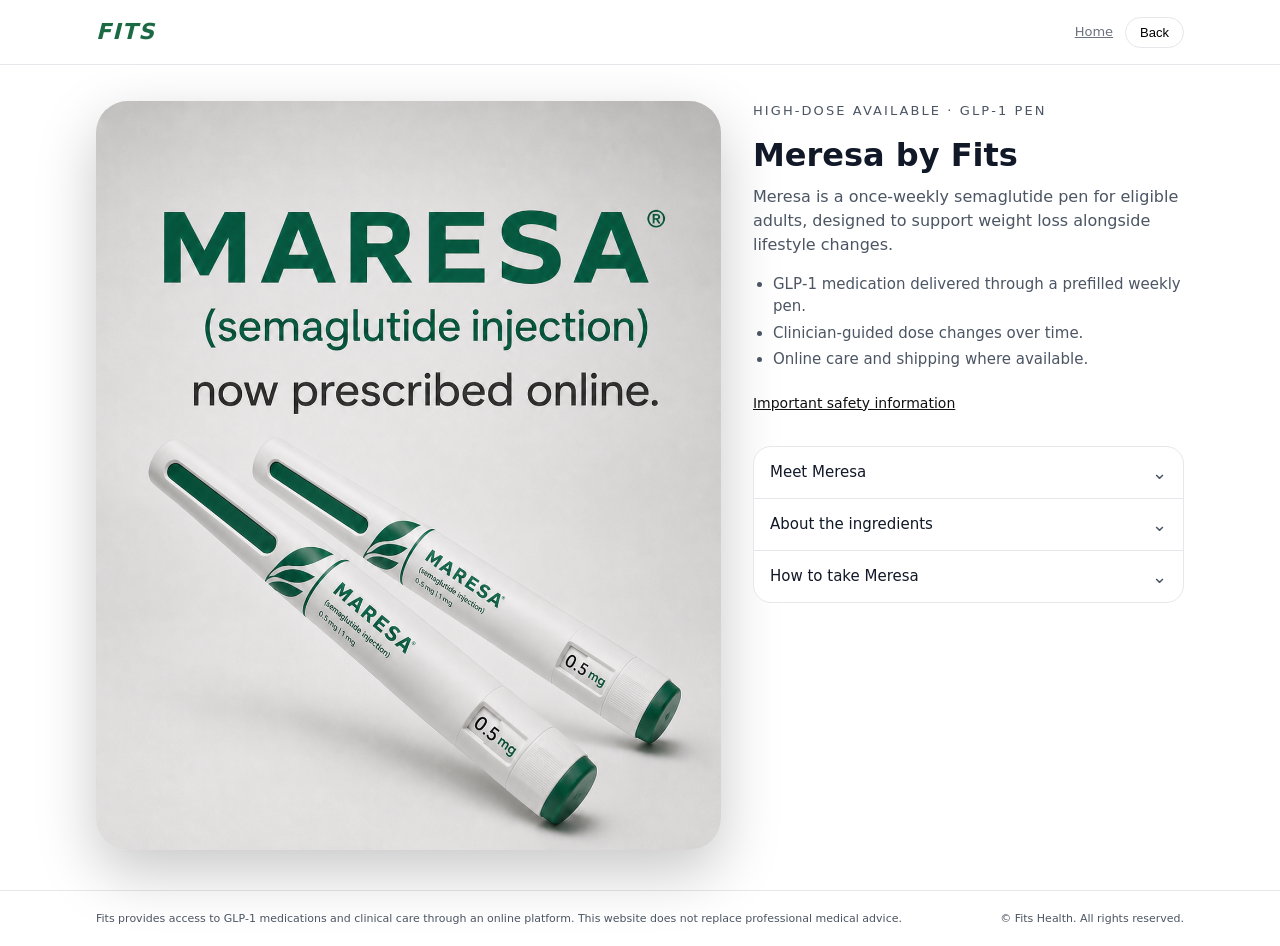
<file: Fits-pen.html>
<!DOCTYPE html>
<html lang="en">
<head>
  <meta charset="UTF-8" />
  <title>Meresa | Fits GLP‑1 Pen</title>
  <meta name="viewport" content="width=device-width, initial-scale=1" />
  <style>
    :root {
      --page-bg: #f5f5f6;
      --text-main: #111827;
      --muted: #4b5563;
      --accent: #1b6a43;
      --border: #e5e7eb;
      --card-bg: #ffffff;
      --radius-xl: 32px;
      --radius-lg: 18px;
      --shadow-soft: 0 22px 60px rgba(0,0,0,0.22);
    }

    * {
      box-sizing: border-box;
      margin: 0;
      padding: 0;
    }

    body {
      font-family: system-ui, -apple-system, BlinkMacSystemFont, "SF Pro Text",
        "Helvetica Neue", Arial, sans-serif;
      background: var(--page-bg);
      color: var(--text-main);
      line-height: 1.5;
      -webkit-font-smoothing: antialiased;
    }

    img {
      max-width: 100%;
      display: block;
    }

    a {
      color: inherit;
      text-decoration: none;
    }

    .max-w {
      max-width: 1120px;
      margin: 0 auto;
      padding: 0 16px;
    }

    /* Nav */
    .nav {
      background: #ffffff;
      border-bottom: 1px solid var(--border);
    }

    .nav-inner {
      height: 64px;
      display: flex;
      align-items: center;
      justify-content: space-between;
    }

    .logo-wrap {
      display: flex;
      align-items: center;
      gap: 8px;
    }

    .logo-wordmark {
      font-size: 22px;
      font-weight: 800;
      letter-spacing: 0.06em;
      color: #1b6a43;
      font-style: italic;
      text-decoration: none;
      line-height: 1;
    }

    .nav-right {
      display: flex;
      align-items: center;
      gap: 12px;
      font-size: 13px;
    }

    .nav-right a {
      color: #6b7280;
      text-decoration: underline;
    }

    .btn-nav {
      border-radius: 999px;
      padding: 7px 14px;
      border: 1px solid var(--border);
      background: #ffffff;
      cursor: pointer;
      font-size: 13px;
    }

    /* Hero */
    .hero {
      background: #ffffff;
      padding: 36px 0 40px;
    }

    .hero-inner {
      max-width: 1120px;
      margin: 0 auto;
      padding: 0 16px;
      display: grid;
      grid-template-columns: minmax(0, 1.45fr) minmax(0, 1fr);
      gap: 32px;
      align-items: flex-start;
    }

    .hero-image-card {
      border-radius: var(--radius-xl);
      overflow: hidden;
      box-shadow: var(--shadow-soft);
      background: #f4f1ec;
    }

    .hero-image-card img {
      width: 100%;
      height: auto;
      object-fit: contain;
    }

    .hero-right {
      display: flex;
      flex-direction: column;
      justify-content: center;
    }

    .hero-right-eyebrow {
      font-size: 13px;
      text-transform: uppercase;
      letter-spacing: 0.16em;
      color: var(--muted);
      margin-bottom: 10px;
    }

    .hero-title {
      font-size: 32px;
      margin-bottom: 6px;
    }

    .hero-subline {
      font-size: 16px;
      color: var(--muted);
      margin-bottom: 16px;
      max-width: 440px;
    }

    .hero-bullets {
      font-size: 15px;
      color: var(--muted);
      margin-bottom: 18px;
    }

    .hero-bullets ul {
      padding-left: 20px;
    }

    .hero-bullets li {
      margin-bottom: 4px;
    }

    .hero-cta-row {
      display: flex;
      flex-direction: column;
      align-items: flex-start;
      gap: 6px;
      margin-bottom: 12px;
    }

    .btn-primary {
      border-radius: 999px;
      padding: 11px 26px;
      border: 1px solid #000000;
      background: #000000;
      color: #ffffff;
      font-size: 15px;
      font-weight: 600;
      cursor: pointer;
    }

    .btn-primary:hover {
      background: #111111;
      border-color: #111111;
    }

    .hero-link-safety {
      font-size: 14px;
      color: #111111;
      text-decoration: underline;
    }

    /* Dropdowns */
    .dropdowns {
      margin-top: 20px;
      border-radius: 18px;
      border: 1px solid var(--border);
      background: var(--card-bg);
      font-size: 15px;
      overflow: hidden;
    }

    .dropdowns details + details {
      border-top: 1px solid var(--border);
    }

    summary {
      padding: 12px 16px;
      cursor: pointer;
      list-style: none;
      display: flex;
      justify-content: space-between;
      align-items: center;
    }

    summary span.label {
      flex: 1;
      font-size: 15px;
    }

    summary span.arrow {
      font-size: 18px;
      color: var(--muted);
      margin-left: 8px;
      transition: transform 0.2s ease;
    }

    details[open] summary span.arrow {
      transform: rotate(180deg);
    }

    summary::-webkit-details-marker {
      display: none;
    }

    .dropdown-body {
      padding: 0 16px 14px;
      font-size: 14px;
      color: var(--muted);
    }

    .dropdown-body ul {
      margin-top: 6px;
      padding-left: 20px;
    }

    .dropdown-body li {
      margin-bottom: 4px;
    }

    /* Footer */
    .footer {
      padding: 20px 0 18px;
      border-top: 1px solid var(--border);
      background: #ffffff;
      font-size: 11px;
      color: var(--muted);
    }

    .footer-inner {
      max-width: 1120px;
      margin: 0 auto;
      padding: 0 16px;
      display: flex;
      justify-content: space-between;
      gap: 10px;
      flex-wrap: wrap;
    }

    @media (max-width: 900px) {
      .hero-inner {
        grid-template-columns: 1fr;
      }
      .nav-right {
        gap: 8px;
      }
    }

    @media (max-width: 600px) {
      .hero-title {
        font-size: 26px;
      }
    }
  </style>
</head>
<body>
  <!-- Nav -->
  <header class="nav">
    <div class="max-w nav-inner">
      <div class="logo-wrap">
        <a href="index.html" class="logo-wordmark">FITS</a>
      </div>
      <div class="nav-right">
        <a href="index.html#pen">Home</a>
        <button class="btn-nav" onclick="location.href='index.html'">Back</button>
      </div>
    </div>
  </header>

  <!-- Hero -->
  <section class="hero">
    <div class="hero-inner">
      <div class="hero-image-card">
        <img src="dual.png" alt="Meresa GLP-1 pen" />
      </div>
      <div class="hero-right">
        <div class="hero-right-eyebrow">High‑dose available · GLP‑1 pen</div>
        <h1 class="hero-title">Meresa by Fits</h1>
        <p class="hero-subline">
          Meresa is a once‑weekly semaglutide pen for eligible adults, designed to support weight loss alongside lifestyle changes.
        </p>
        <div class="hero-bullets">
          <ul>
            <li>GLP‑1 medication delivered through a prefilled weekly pen.</li>
            <li>Clinician‑guided dose changes over time.</li>
            <li>Online care and shipping where available.</li>
          </ul>
        </div>
        <div class="hero-cta-row">
          <a href="fits-pen-safety.html" class="hero-link-safety">
            Important safety information
          </a>
        </div>

        <div class="dropdowns">
          <!-- Meet the pen -->
          <details>
            <summary>
              <span class="label">Meet Meresa</span>
              <span class="arrow">⌄</span>
            </summary>
            <div class="dropdown-body">
              <p>
                Meresa is a prefilled device that delivers a measured dose of semaglutide under your skin once a week. It is designed to be used at home after your clinician shows you how it works.
              </p>
              <ul>
                <li>Used once weekly on the same day.</li>
                <li>Available in multiple strengths so your dose can be adjusted gradually.</li>
                <li>Intended to be used alongside a reduced‑calorie diet and increased activity.</li>
              </ul>
            </div>
          </details>

          <!-- Ingredients -->
          <details>
            <summary>
              <span class="label">About the ingredients</span>
              <span class="arrow">⌄</span>
            </summary>
            <div class="dropdown-body">
              <p>
                Each Meresa pen contains semaglutide, a GLP‑1 receptor agonist, along with inactive ingredients that keep the medication stable and ready to inject.
              </p>
              <ul>
                <li>Active ingredient: semaglutide, a GLP‑1 receptor agonist used in other weight‑loss medications.</li>
                <li>Inactive ingredients: stabilizers and sterile water for injection.</li>
                <li>Tell your clinician about any allergies to medication ingredients before starting.</li>
              </ul>
            </div>
          </details>

          <!-- How to take -->
          <details>
            <summary>
              <span class="label">How to take Meresa</span>
              <span class="arrow">⌄</span>
            </summary>
            <div class="dropdown-body">
              <p>
                You inject Meresa once a week, with or without food, into the skin of your stomach, thigh, or upper arm, as directed by your clinician.
              </p>
              <ul>
                <li>Choose a weekly injection day and stick with it.</li>
                <li>Rotate injection sites to help reduce irritation.</li>
                <li>If you miss a dose, follow your clinician’s instructions rather than taking extra doses.</li>
              </ul>
              <p>
                Most people start on a lower dose that is increased slowly over time to help your body adjust.
              </p>
            </div>
          </details>
        </div>

      </div>
    </div>
  </section>

  <!-- Footer -->
  <footer class="footer">
    <div class="footer-inner">
      <div>
        Fits provides access to GLP‑1 medications and clinical care through an online platform. This website does not replace professional medical advice.
      </div>
      <div>© Fits Health. All rights reserved.</div>
    </div>
  </footer>
</body>
</html>
</file>
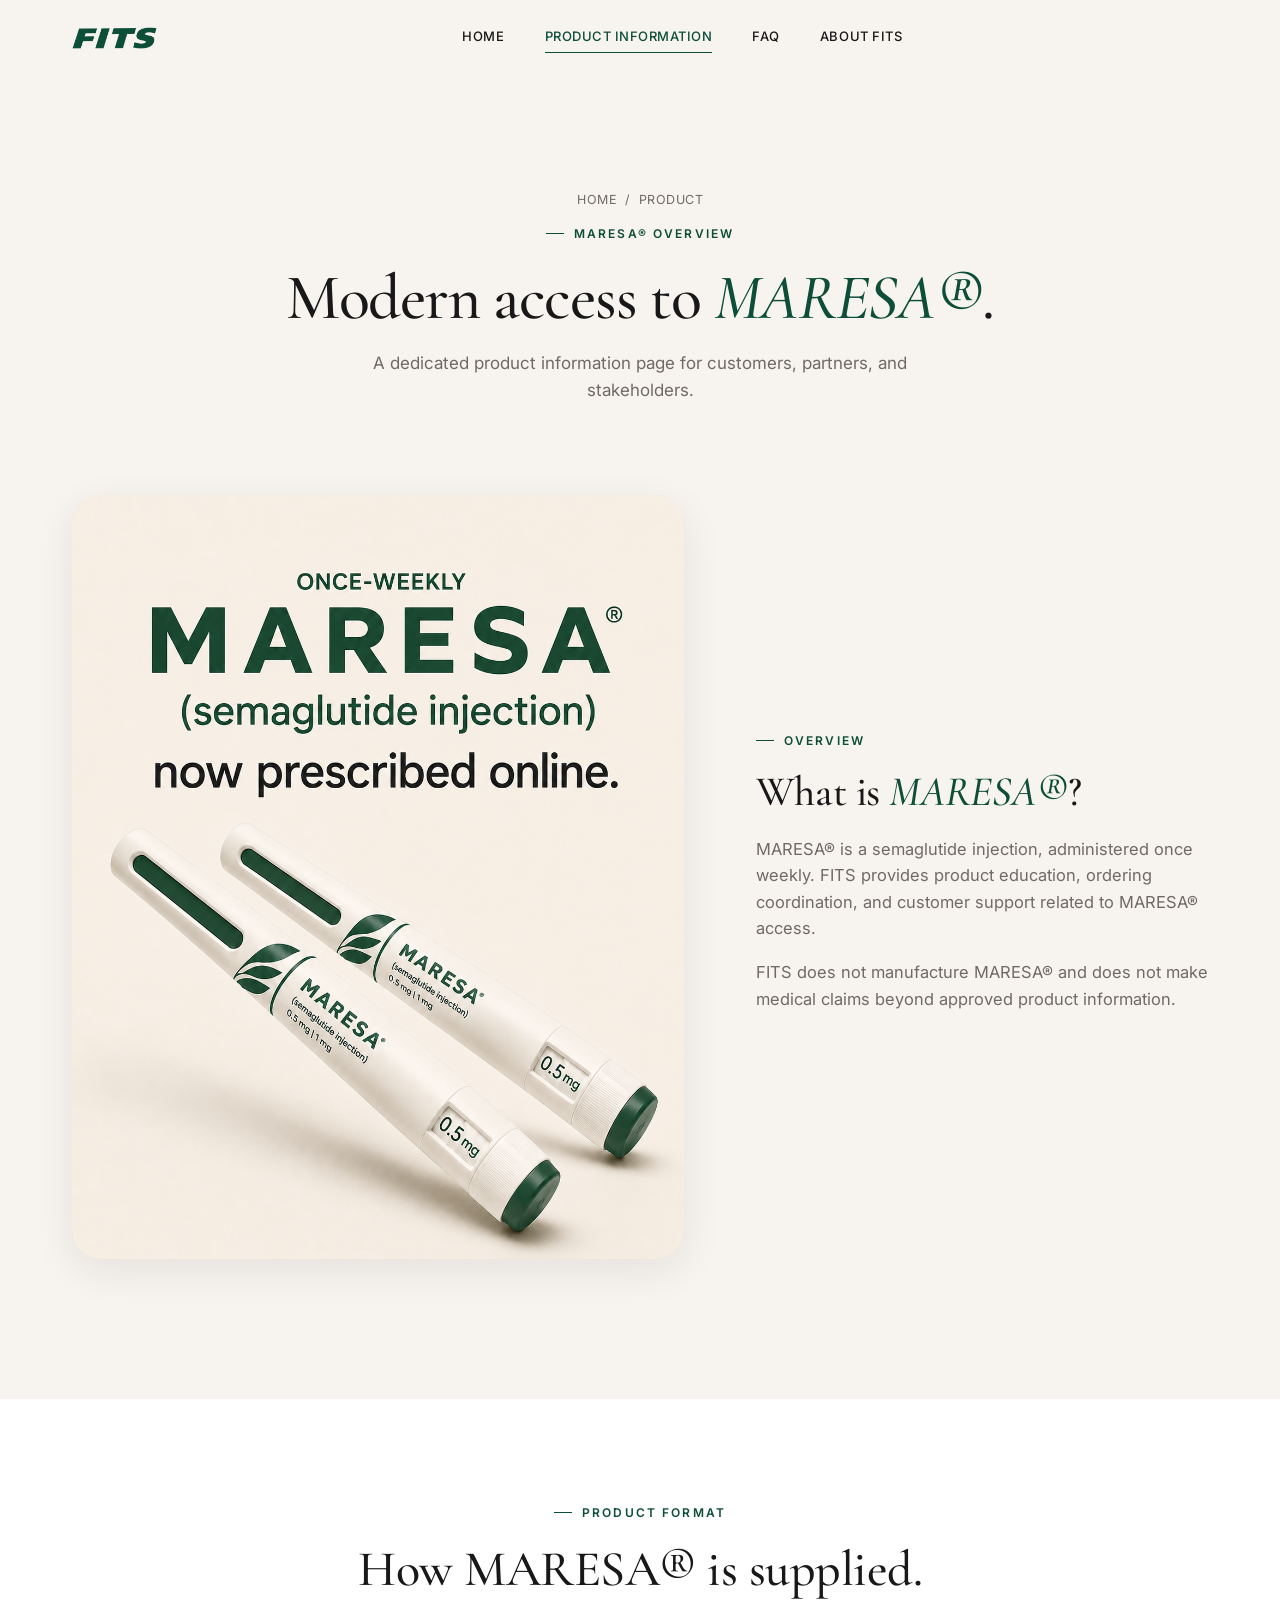
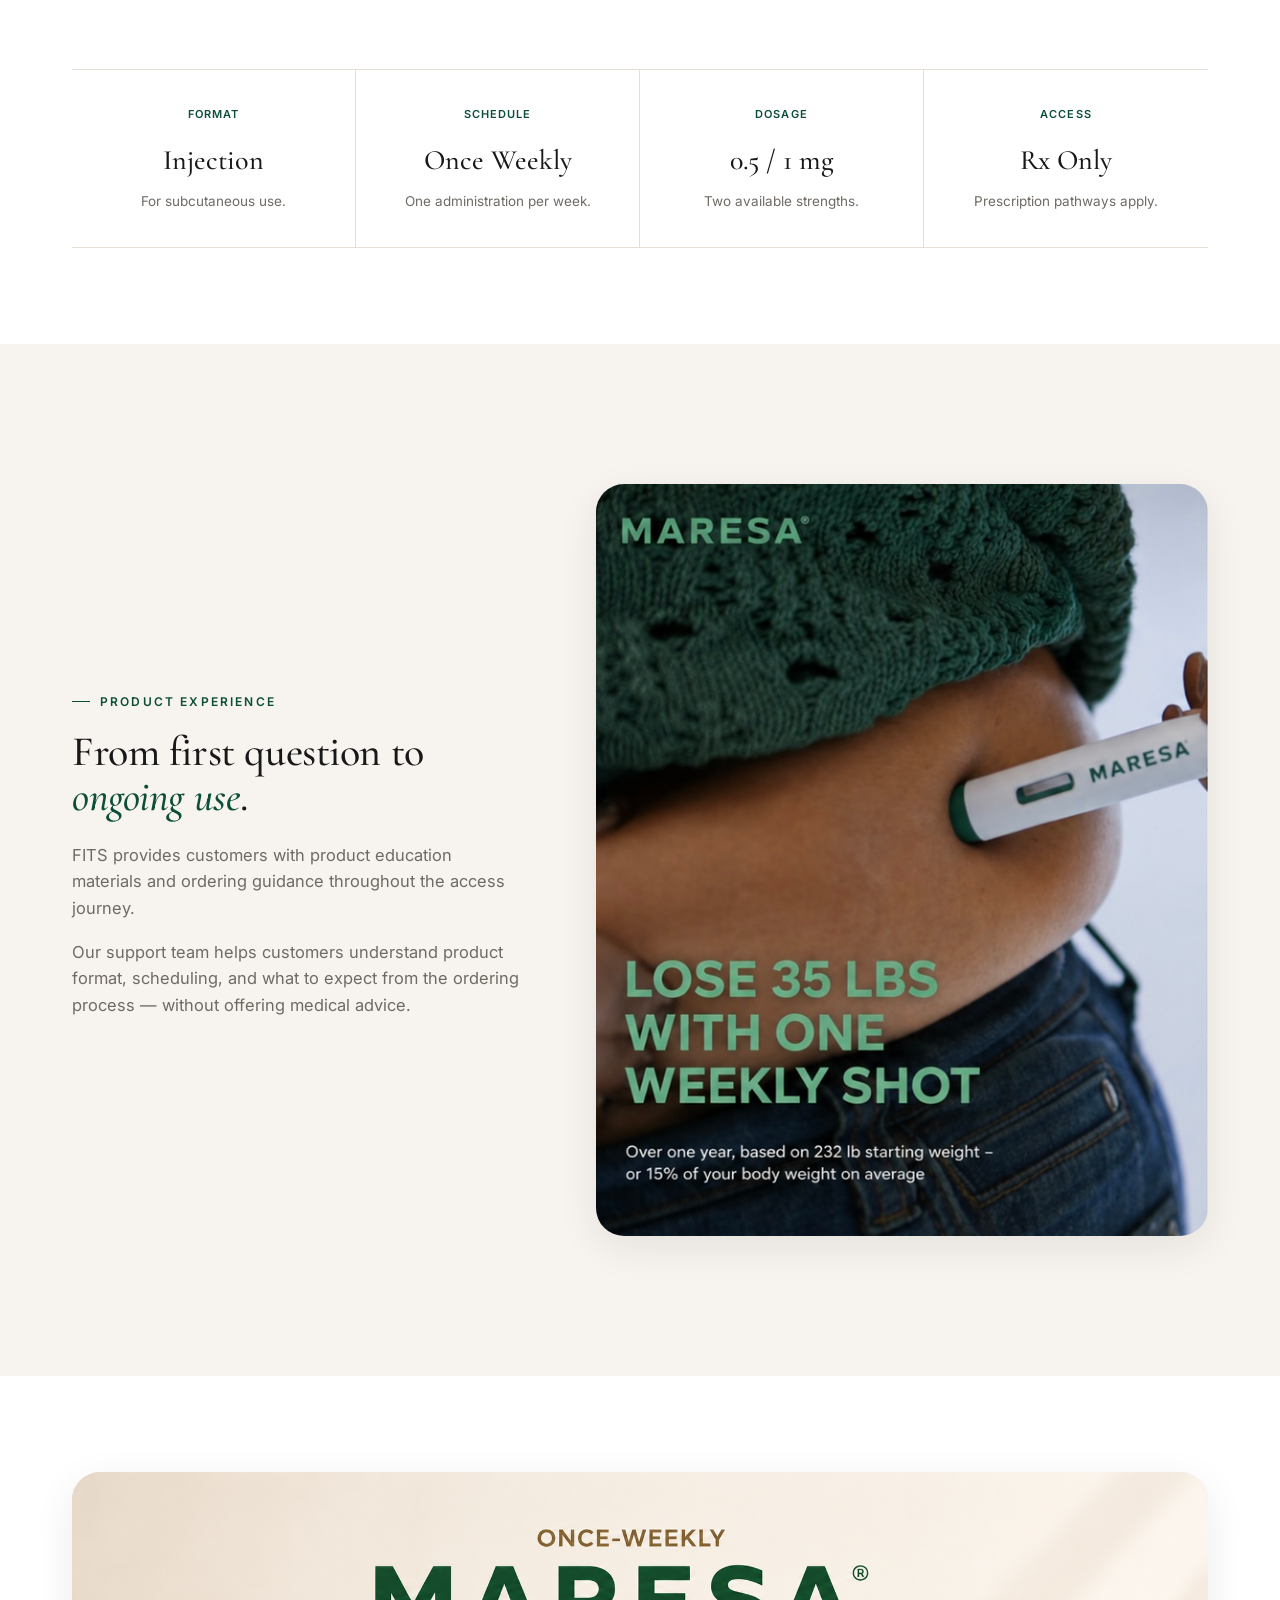
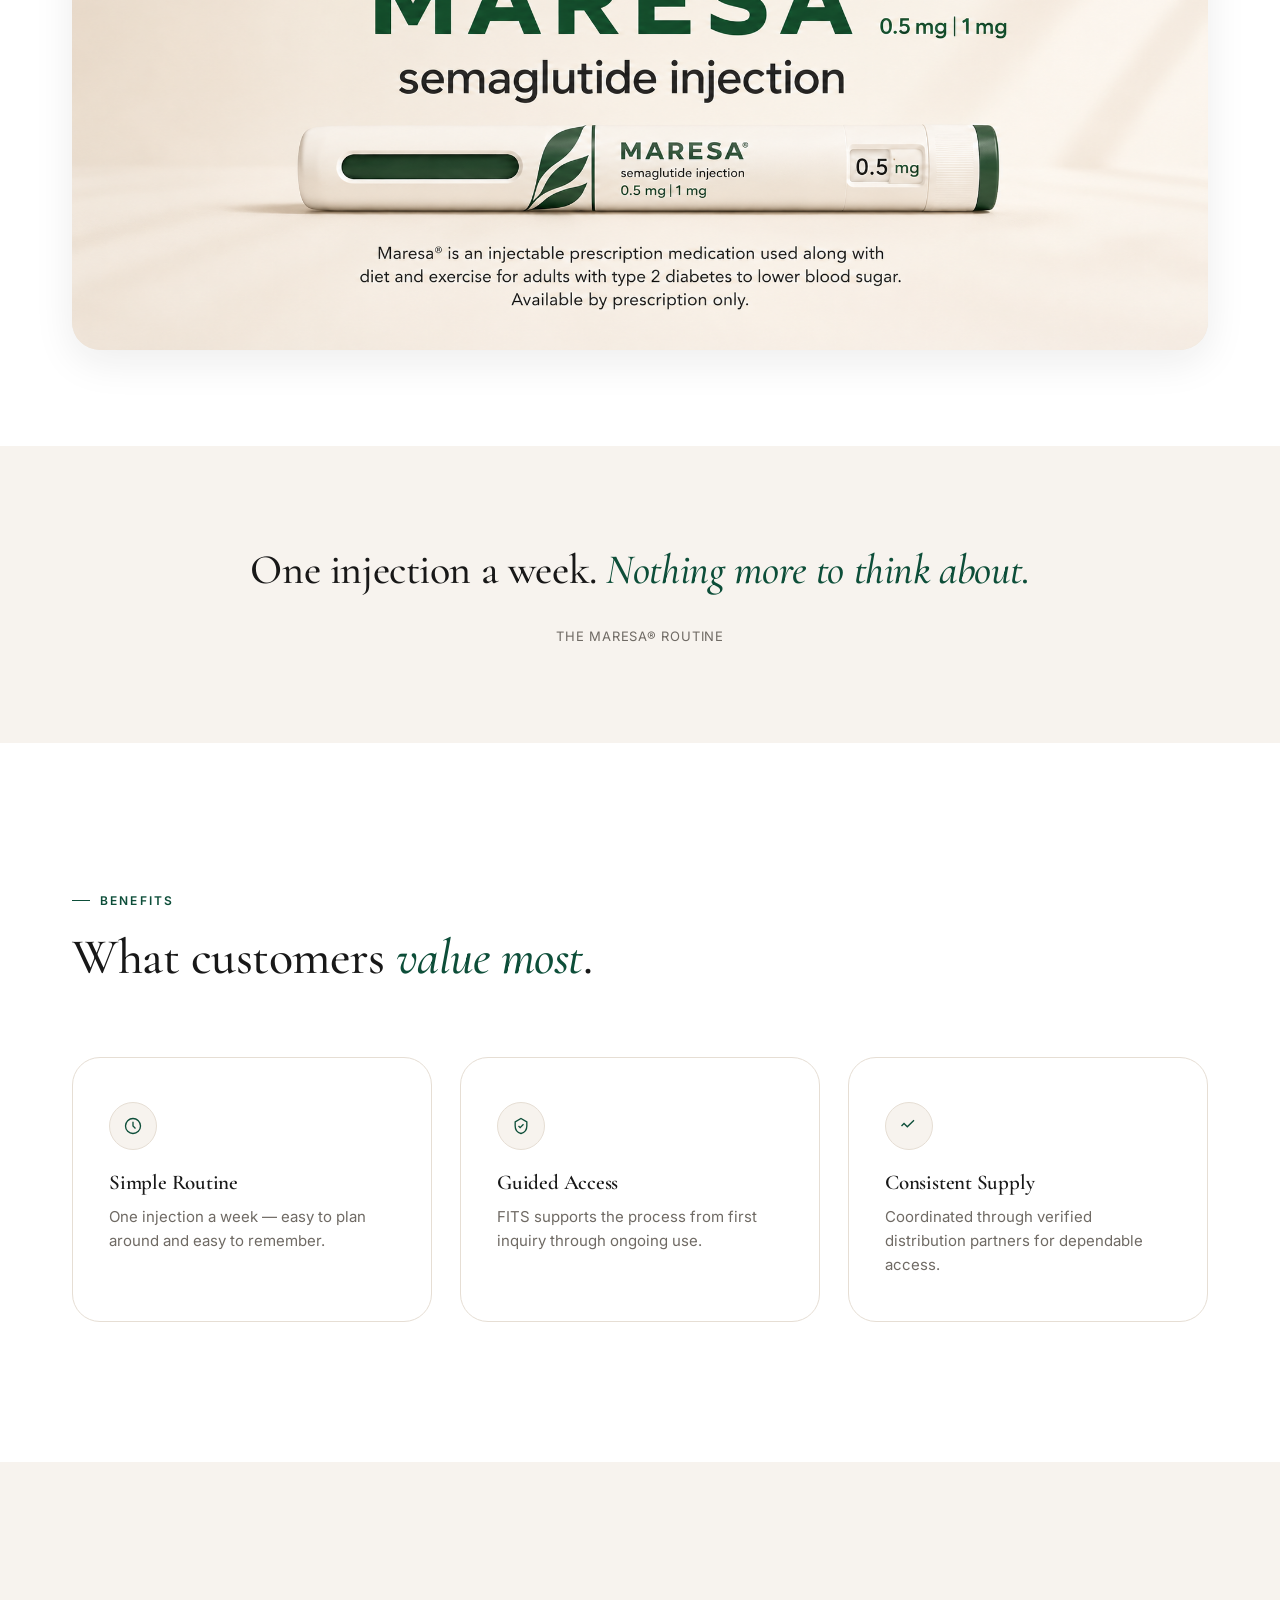
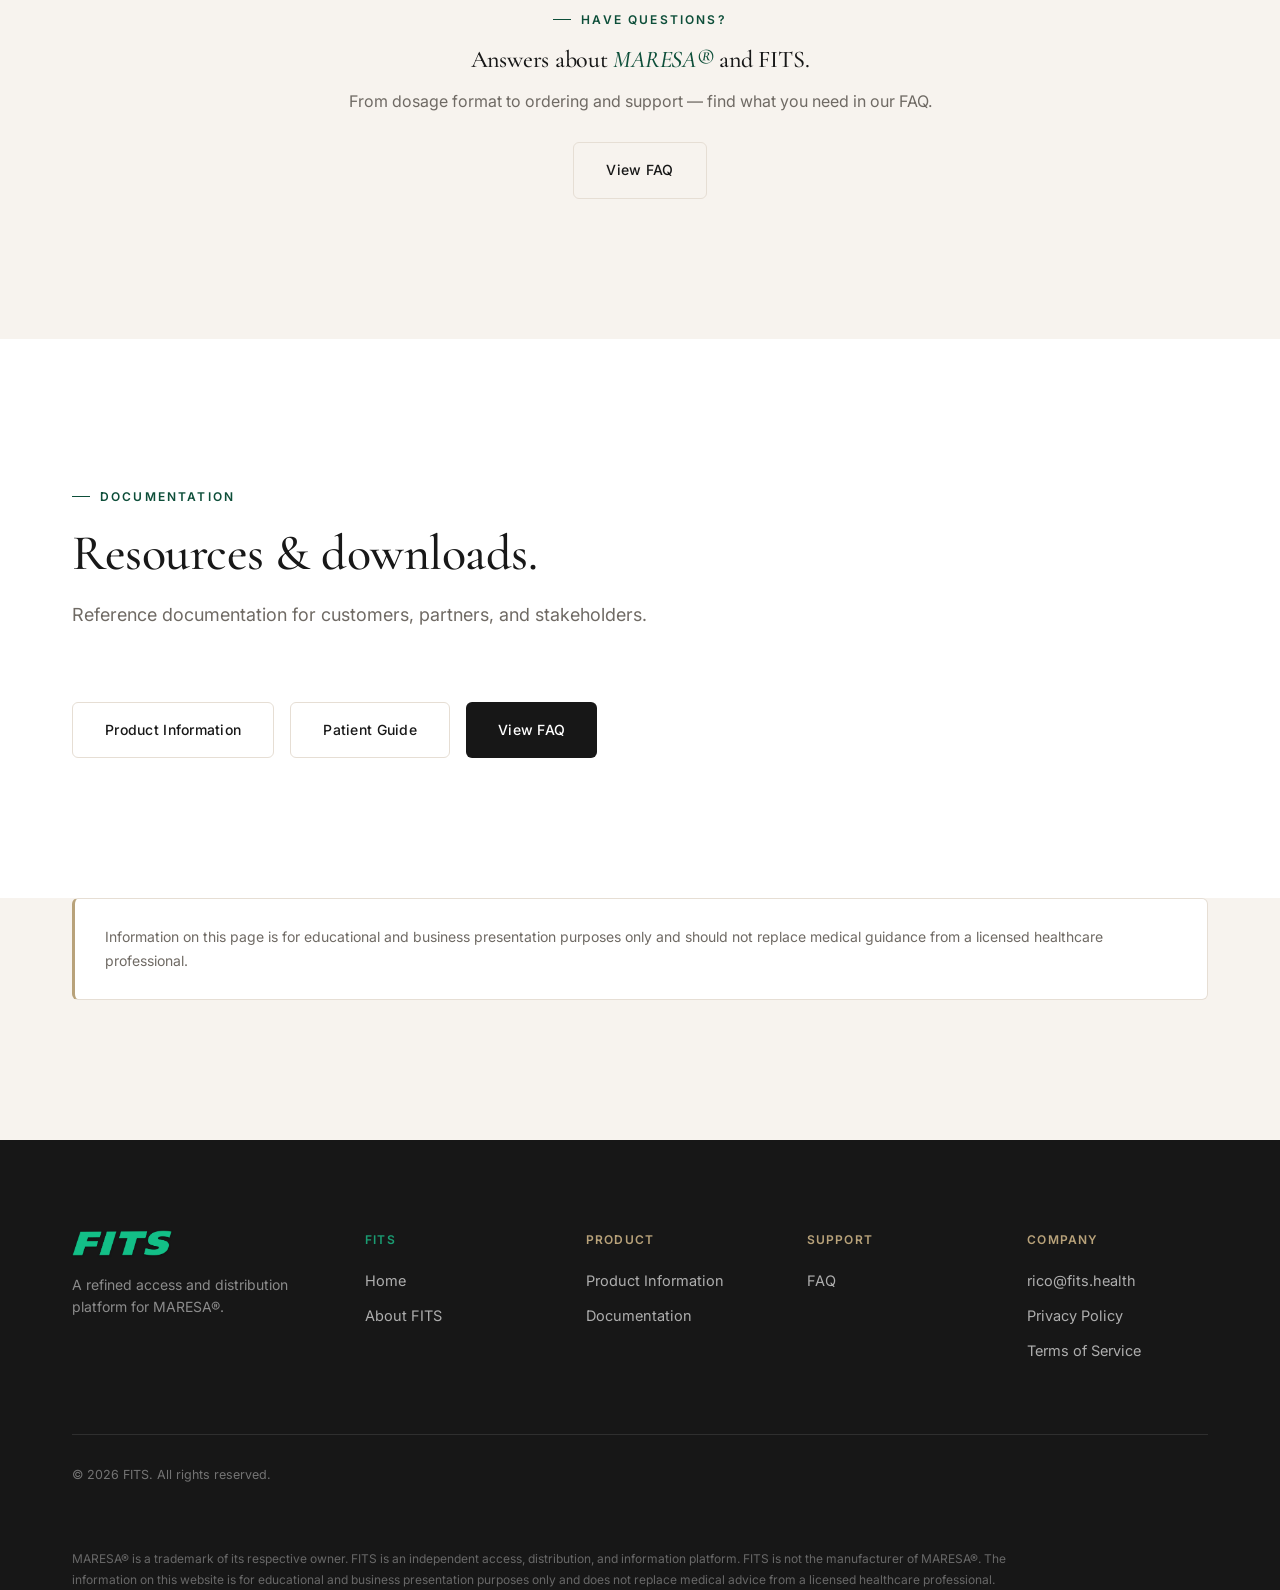
<file: product.html>
<!DOCTYPE html>
<html lang="en">
<head>
<meta charset="UTF-8">
<meta name="viewport" content="width=device-width, initial-scale=1.0">
<title>Product Information — MARESA® | FITS</title>
<meta name="description" content="A dedicated product information page for customers, partners, and stakeholders.">
<link rel="preconnect" href="https://fonts.googleapis.com">
<link rel="preconnect" href="https://fonts.gstatic.com" crossorigin>
<link href="https://fonts.googleapis.com/css2?family=Cormorant+Garamond:ital,wght@0,500;0,600;1,500&family=Inter:wght@400;500;600;700&display=swap" rel="stylesheet">
<link rel="stylesheet" href="css/styles.css">
<link rel="icon" type="image/png" href="assets/fits-logo.png">
</head>
<body>

<nav class="navbar">
  <div class="container nav-inner">
    <a href="index.html" class="nav-brand" aria-label="FITS home">
      <img src="assets/fits-logo.png" alt="FITS" class="nav-brand-logo">
    </a>
    <div class="nav-links">
      <a href="index.html">Home</a>
      <a href="product.html" class="active">Product Information</a>
      <a href="faq.html">FAQ</a>
      <a href="about.html">About FITS</a>
    </div>
    <div class="nav-cta">
      <button class="nav-toggle" aria-label="Open menu"><span></span><span></span><span></span></button>
    </div>
  </div>
</nav>

<div class="mobile-overlay"></div>
<div class="mobile-menu">
  <a href="index.html">Home</a>
  <a href="product.html">Product Information</a>
  <a href="faq.html">FAQ</a>
  <a href="about.html">About FITS</a>
</div>

<section class="page-hero">
  <div class="container">
    <div class="breadcrumb"><a href="index.html">Home</a><span>/</span><span>Product</span></div>
    <span class="eyebrow" style="justify-content:center;">MARESA&reg; OVERVIEW</span>
    <h1>Modern access to <span class="emphasis">MARESA&reg;</span>.</h1>
    <p>A dedicated product information page for customers, partners, and stakeholders.</p>
  </div>
</section>

<!-- OVERVIEW -->
<section class="section" style="padding-top:0;">
  <div class="container split wide-image-left">
    <div class="split-image reveal gold-mark">
      <img src="assets/maresa-pens-hero.png" alt="MARESA semaglutide injection pens">
    </div>
    <div class="split-copy reveal">
      <span class="eyebrow">Overview</span>
      <h2>What is <span class="emphasis">MARESA&reg;</span>?</h2>
      <p>MARESA&reg; is a semaglutide injection, administered once weekly. FITS provides product education, ordering coordination, and customer support related to MARESA&reg; access.</p>
      <p>FITS does not manufacture MARESA&reg; and does not make medical claims beyond approved product information.</p>
    </div>
  </div>
</section>

<!-- PRODUCT FORMAT — SPEC STRIP -->
<section class="section-sm section-alt">
  <div class="container">
    <div class="section-head center reveal">
      <span class="eyebrow" style="justify-content:center;">Product Format</span>
      <h2>How MARESA&reg; is supplied.</h2>
    </div>
    <div class="spec-strip reveal">
      <div class="spec-item">
        <span class="tag">Format</span>
        <div class="value">Injection</div>
        <p>For subcutaneous use.</p>
      </div>
      <div class="spec-item">
        <span class="tag">Schedule</span>
        <div class="value">Once Weekly</div>
        <p>One administration per week.</p>
      </div>
      <div class="spec-item">
        <span class="tag">Dosage</span>
        <div class="value">0.5 / 1 mg</div>
        <p>Two available strengths.</p>
      </div>
      <div class="spec-item">
        <span class="tag">Access</span>
        <div class="value">Rx Only</div>
        <p>Prescription pathways apply.</p>
      </div>
    </div>
  </div>
</section>

<!-- PRODUCT EXPERIENCE -->
<section class="section">
  <div class="container split wide-image-right">
    <div class="split-copy reveal">
      <span class="eyebrow">Product Experience</span>
      <h2>From first question to <span class="emphasis">ongoing use</span>.</h2>
      <p>FITS provides customers with product education materials and ordering guidance throughout the access journey.</p>
      <p>Our support team helps customers understand product format, scheduling, and what to expect from the ordering process — without offering medical advice.</p>
    </div>
    <div class="split-image reveal gold-mark">
      <img src="assets/maresa-injection-shot.png" alt="MARESA injection in use">
    </div>
  </div>
</section>

<!-- EDITORIAL BANNER -->
<section class="section-sm section-alt">
  <div class="container">
    <div class="editorial-banner reveal gold-mark">
      <img src="assets/maresa-pen-banner.png" alt="MARESA once-weekly semaglutide injection">
    </div>
  </div>
</section>

<!-- STATEMENT -->
<section class="section-sm">
  <div class="container">
    <div class="statement reveal">
      <p>One injection a week. <span class="emphasis">Nothing more to think about.</span></p>
      <span class="statement-cite">The MARESA&reg; Routine</span>
    </div>
  </div>
</section>

<!-- BENEFITS -->
<section class="section section-alt">
  <div class="container">
    <div class="section-head reveal">
      <span class="eyebrow">Benefits</span>
      <h2>What customers <span class="emphasis">value most</span>.</h2>
    </div>
    <div class="grid-3">
      <div class="card reveal">
        <div class="card-icon">
          <svg width="20" height="20" viewBox="0 0 24 24" fill="none" stroke="currentColor" stroke-width="1.6"><circle cx="12" cy="12" r="9"/><path d="M12 7v5l3 3"/></svg>
        </div>
        <h3>Simple Routine</h3>
        <p>One injection a week — easy to plan around and easy to remember.</p>
      </div>
      <div class="card reveal">
        <div class="card-icon">
          <svg width="20" height="20" viewBox="0 0 24 24" fill="none" stroke="currentColor" stroke-width="1.6"><path d="M9 12l2 2 4-4M12 3l7 4v5c0 5-3 8-7 9-4-1-7-4-7-9V7l7-4z"/></svg>
        </div>
        <h3>Guided Access</h3>
        <p>FITS supports the process from first inquiry through ongoing use.</p>
      </div>
      <div class="card reveal">
        <div class="card-icon">
          <svg width="20" height="20" viewBox="0 0 24 24" fill="none" stroke="currentColor" stroke-width="1.6"><path d="M4 4h16v16H4z" opacity="0"/><path d="M3 12l3-3 4 4 8-8"/></svg>
        </div>
        <h3>Consistent Supply</h3>
        <p>Coordinated through verified distribution partners for dependable access.</p>
      </div>
    </div>
  </div>
</section>

<!-- FAQ PREVIEW -->
<section class="section" style="text-align:center;">
  <div class="container" style="max-width:680px;">
    <span class="eyebrow" style="justify-content:center;">Have Questions?</span>
    <h2 class="reveal" style="margin:18px 0 16px;">Answers about <span class="emphasis">MARESA&reg;</span> and FITS.</h2>
    <p class="reveal" style="color:var(--muted); margin-bottom:28px;">From dosage format to ordering and support — find what you need in our FAQ.</p>
    <a href="faq.html" class="btn btn-outline">View FAQ</a>
  </div>
</section>

<!-- DOCUMENTATION -->
<section id="docs" class="section section-alt">
  <div class="container">
    <div class="section-head reveal">
      <span class="eyebrow">Documentation</span>
      <h2>Resources &amp; downloads.</h2>
      <p>Reference documentation for customers, partners, and stakeholders.</p>
    </div>
    <div class="doc-buttons reveal">
      <a href="#" class="btn btn-outline">Product Information</a>
      <a href="#" class="btn btn-outline">Patient Guide</a>
      <a href="faq.html" class="btn btn-primary">View FAQ</a>
    </div>
  </div>
</section>

<!-- DISCLAIMER -->
<section class="section" style="padding-top:0;">
  <div class="container">
    <div class="disclaimer-box reveal">
      Information on this page is for educational and business presentation purposes only and should not replace medical guidance from a licensed healthcare professional.
    </div>
  </div>
</section>

<footer>
  <div class="container">
    <div class="footer-grid">
      <div class="footer-brand">
        <img src="assets/fits-logo.png" alt="FITS" class="footer-brand-logo">
        <p>A refined access and distribution platform for MARESA&reg;.</p>
      </div>
      <div class="footer-col">
        <h5 class="brand-text">FITS</h5>
        <a href="index.html">Home</a>
        <a href="about.html">About FITS</a>
      </div>
      <div class="footer-col">
        <h5>Product</h5>
        <a href="product.html">Product Information</a>
        <a href="product.html#docs">Documentation</a>
      </div>
      <div class="footer-col">
        <h5>Support</h5>
        <a href="faq.html">FAQ</a>
      </div>
      <div class="footer-col">
        <h5>Company</h5>
        <a href="mailto:rico@fits.health">rico@fits.health</a>
        <a href="#">Privacy Policy</a>
        <a href="#">Terms of Service</a>
      </div>
    </div>
    <div class="footer-bottom"><p>&copy; 2026 FITS. All rights reserved.</p></div>
    <p class="footer-legal-text">
      MARESA&reg; is a trademark of its respective owner. FITS is an independent access, distribution, and information platform. FITS is not the manufacturer of MARESA&reg;. The information on this website is for educational and business presentation purposes only and does not replace medical advice from a licensed healthcare professional.
    </p>
  </div>
</footer>

<button class="back-to-top" aria-label="Back to top">
  <svg width="18" height="18" viewBox="0 0 24 24" fill="none" stroke="currentColor" stroke-width="2"><path d="M12 19V5M5 12l7-7 7 7"/></svg>
</button>

<script src="js/app.js"></script>
</body>
</html>
</file>
<file: css/styles.css>
/* ============================================================
   FITS — Design System
   Warm Clinical Luxury
============================================================ */

:root {
  --bg: #F7F3EE;
  --bg-alt: #FFFFFF;
  --ink: #181818;
  --muted: #6F6A64;
  --accent: #8B6F47;
  --accent-soft: #B8A27A;
  --dark: #171717;
  --border: #E6DED4;

  /* Brand green — sampled from the FITS logo. Used exclusively for
     FITS / MARESA / MARESA® brand-name mentions, never as the
     general accent color. */
  --brand-green: #0D4E39;
  --brand-green-on-dark: #1A9C72;

  --font-display: 'Cormorant Garamond', serif;
  --font-body: 'Inter', sans-serif;

  --radius-sm: 6px;
  --radius-md: 14px;
  --radius-lg: 28px;

  --shadow-sm: 0 2px 12px rgba(24,24,24,0.04);
  --shadow-md: 0 12px 40px rgba(24,24,24,0.08);
  --shadow-lg: 0 24px 64px rgba(24,24,24,0.12);

  --ease: cubic-bezier(0.16, 1, 0.3, 1);
  --container: 1200px;
}

* { margin: 0; padding: 0; box-sizing: border-box; }

html { scroll-behavior: smooth; }

body {
  font-family: var(--font-body);
  background: var(--bg);
  color: var(--ink);
  line-height: 1.6;
  font-size: 16px;
  -webkit-font-smoothing: antialiased;
  overflow-x: hidden;
}

img { max-width: 100%; display: block; }

a { color: inherit; text-decoration: none; }

ul { list-style: none; }

button { font-family: inherit; cursor: pointer; border: none; background: none; }

.container {
  max-width: var(--container);
  margin: 0 auto;
  padding: 0 32px;
}

h1, h2, h3, h4 {
  font-family: var(--font-display);
  font-weight: 500;
  letter-spacing: -0.01em;
  line-height: 1.08;
}

h1 { letter-spacing: -0.02em; }

.emphasis {
  color: var(--brand-green);
  font-style: italic;
}

.section-dark .emphasis,
footer .emphasis {
  color: var(--brand-green-on-dark);
}

.stat-number {
  font-family: var(--font-display);
  color: var(--brand-green);
  font-weight: 600;
}

.caption {
  font-size: 12.5px;
  letter-spacing: 0.06em;
  text-transform: uppercase;
  color: var(--muted);
}

/* ============== EDITORIAL QUOTE / STATEMENT ============== */

.statement {
  text-align: center;
  max-width: 880px;
  margin: 0 auto;
}

.statement p {
  font-family: var(--font-display);
  font-size: clamp(28px, 3.6vw, 42px);
  font-weight: 500;
  line-height: 1.35;
  color: var(--ink);
  letter-spacing: -0.01em;
}

.section-dark .statement p { color: #fff; }

.statement-cite {
  display: block;
  margin-top: 28px;
  font-family: var(--font-body);
  font-size: 13px;
  letter-spacing: 0.06em;
  text-transform: uppercase;
  color: var(--muted);
}

.eyebrow {
  font-family: var(--font-body);
  font-size: 12px;
  font-weight: 600;
  letter-spacing: 0.18em;
  text-transform: uppercase;
  color: var(--brand-green);
  display: inline-flex;
  align-items: center;
  gap: 10px;
}

.eyebrow::before {
  content: '';
  width: 18px;
  height: 1px;
  background: var(--brand-green);
  display: inline-block;
}

.hairline {
  height: 1px;
  background: var(--border);
  width: 100%;
  border: none;
}

.brand-text {
  color: var(--brand-green);
}

.brand-text::before {
  background: var(--brand-green);
}

.section-dark .brand-text { color: var(--brand-green-on-dark); }
.section-dark .brand-text::before { background: var(--brand-green-on-dark); }

footer .brand-text,
footer .footer-col h5.brand-text {
  color: var(--brand-green-on-dark) !important;
}

.gold-mark {
  position: relative;
}

.gold-mark::before {
  content: '';
  position: absolute;
  top: -10px;
  left: -10px;
  width: 22px;
  height: 22px;
  border-top: 1px solid var(--accent-soft);
  border-left: 1px solid var(--accent-soft);
}

.gold-mark::after {
  content: '';
  position: absolute;
  bottom: -10px;
  right: -10px;
  width: 22px;
  height: 22px;
  border-bottom: 1px solid var(--accent-soft);
  border-right: 1px solid var(--accent-soft);
}

/* ============== BUTTONS ============== */

.btn {
  display: inline-flex;
  align-items: center;
  justify-content: center;
  gap: 8px;
  padding: 16px 32px;
  font-size: 14px;
  font-weight: 500;
  letter-spacing: 0.02em;
  border-radius: var(--radius-sm);
  transition: all 0.35s var(--ease);
  white-space: nowrap;
}

.btn-primary {
  background: var(--dark);
  color: #fff;
}

.btn-primary:hover {
  background: var(--accent);
  transform: translateY(-2px);
  box-shadow: var(--shadow-md);
}

.btn-outline {
  background: transparent;
  color: var(--ink);
  border: 1px solid var(--border);
}

.btn-outline:hover {
  border-color: var(--brand-green);
  color: var(--brand-green);
  transform: translateY(-2px);
}

.btn-light {
  background: #fff;
  color: var(--dark);
}

.btn-light:hover {
  background: var(--accent-soft);
  color: #fff;
}

.btn-sm { padding: 12px 22px; font-size: 13px; }

/* ============== NAVIGATION ============== */

.navbar {
  position: fixed;
  top: 0;
  left: 0;
  right: 0;
  z-index: 1000;
  padding: 26px 0;
  transition: all 0.4s var(--ease);
  background: transparent;
}

.navbar.scrolled {
  padding: 16px 0;
  background: rgba(247, 243, 238, 0.88);
  backdrop-filter: blur(16px);
  border-bottom: 1px solid var(--border);
}

.nav-inner {
  display: flex;
  align-items: center;
  justify-content: space-between;
}

.nav-logo {
  font-family: var(--font-display);
  font-size: 24px;
  font-weight: 600;
  letter-spacing: 0.04em;
}

.nav-brand {
  display: flex;
  align-items: center;
  gap: 10px;
}

.nav-brand-logo {
  height: 22px;
  width: auto;
  display: block;
}

.nav-brand-name {
  font-family: var(--font-display);
  font-size: 21px;
  font-weight: 600;
  letter-spacing: 0.02em;
  color: var(--ink);
}

.footer-brand-logo {
  height: 26px;
  width: auto;
  display: block;
  margin-bottom: 18px;
  /* lift contrast on the dark footer background without altering source artwork */
  filter: brightness(2.4) saturate(1.1) drop-shadow(0 1px 1px rgba(0,0,0,0.3));
}

.nav-links {
  display: flex;
  gap: 40px;
  align-items: center;
}

.nav-links a {
  font-size: 13px;
  font-weight: 500;
  letter-spacing: 0.04em;
  color: var(--ink);
  text-transform: uppercase;
  position: relative;
  padding-bottom: 4px;
}

.nav-links a::after {
  content: '';
  position: absolute;
  left: 0;
  bottom: -2px;
  width: 0;
  height: 1px;
  background: var(--brand-green);
  transition: width 0.3s var(--ease);
}

.nav-links a:hover::after,
.nav-links a.active::after {
  width: 100%;
}

.nav-links a.active { color: var(--brand-green); }

.nav-cta { display: flex; align-items: center; gap: 20px; }

.nav-toggle {
  display: none;
  flex-direction: column;
  gap: 5px;
  width: 26px;
}

.nav-toggle span {
  height: 1px;
  background: var(--ink);
  width: 100%;
  transition: all 0.3s var(--ease);
}

.mobile-menu {
  position: fixed;
  top: 0;
  right: -100%;
  width: min(380px, 86vw);
  height: 100vh;
  background: var(--bg-alt);
  z-index: 1100;
  padding: 100px 40px 40px;
  transition: right 0.45s var(--ease);
  box-shadow: var(--shadow-lg);
}

.mobile-menu.open { right: 0; }

.mobile-menu a {
  display: block;
  font-family: var(--font-display);
  font-size: 26px;
  padding: 16px 0;
  border-bottom: 1px solid var(--border);
}

.mobile-overlay {
  position: fixed;
  inset: 0;
  background: rgba(23,23,23,0.4);
  z-index: 1050;
  opacity: 0;
  pointer-events: none;
  transition: opacity 0.4s var(--ease);
}

.mobile-overlay.open { opacity: 1; pointer-events: auto; }

/* ============== HERO ============== */

.hero {
  padding: 200px 0 120px;
  background: var(--bg);
  position: relative;
}

.hero-grid {
  display: grid;
  grid-template-columns: 1.05fr 0.95fr;
  gap: 80px;
  align-items: center;
}

.hero-copy h1 {
  font-size: clamp(46px, 6vw, 76px);
  margin: 26px 0 28px;
  line-height: 1.04;
}

.hero-copy h1 em {
  font-style: italic;
  color: var(--brand-green);
}

.hero-copy p {
  font-size: 18px;
  color: var(--muted);
  max-width: 480px;
  margin-bottom: 40px;
}

.hero-actions { display: flex; gap: 16px; flex-wrap: wrap; }

.hero-visual {
  position: relative;
}

.stage {
  background: linear-gradient(160deg, #EFE9E0, #E3DCD0);
  border-radius: var(--radius-lg);
  padding: 56px 40px;
  position: relative;
  box-shadow: var(--shadow-md);
  overflow: hidden;
}

.stage img {
  width: 100%;
  object-fit: contain;
  position: relative;
  z-index: 2;
}

.stage-tag {
  position: absolute;
  bottom: 28px;
  left: 28px;
  background: rgba(255,255,255,0.85);
  backdrop-filter: blur(6px);
  padding: 10px 18px;
  border-radius: 30px;
  font-size: 11px;
  letter-spacing: 0.1em;
  text-transform: uppercase;
  font-weight: 600;
  color: var(--ink);
  z-index: 3;
}

/* ============== FLOATING PRODUCT RENDER (HERO) ============== */

.product-render {
  position: relative;
  display: flex;
  align-items: center;
  justify-content: center;
  min-height: 620px;
  isolation: isolate;
}

.product-render::before {
  content: '';
  position: absolute;
  width: 78%;
  aspect-ratio: 1 / 1;
  border-radius: 50%;
  background: radial-gradient(circle, rgba(184,162,122,0.30) 0%, rgba(184,162,122,0.12) 45%, transparent 72%);
  z-index: 0;
  filter: blur(2px);
}

.product-render::after {
  content: '';
  position: absolute;
  bottom: 8%;
  width: 46%;
  height: 36px;
  border-radius: 50%;
  background: radial-gradient(ellipse, rgba(24,24,24,0.16) 0%, rgba(24,24,24,0.06) 60%, transparent 100%);
  z-index: 0;
  filter: blur(3px);
}

.product-render-glow {
  position: absolute;
  width: 52%;
  aspect-ratio: 1 / 1;
  border-radius: 50%;
  background: radial-gradient(circle, rgba(13,78,57,0.14) 0%, transparent 70%);
  z-index: 0;
  top: 8%;
  right: 8%;
}

.product-render-img {
  position: relative;
  z-index: 1;
  max-width: 108%;
  max-height: 580px;
  width: auto;
  object-fit: contain;
  filter: drop-shadow(0 32px 42px rgba(24,24,24,0.18)) drop-shadow(0 10px 14px rgba(24,24,24,0.09));
  transform: scale(1.2);
  transform-origin: center center;
  animation: float-pen-scaled 6s ease-in-out infinite;
  backface-visibility: hidden;
  will-change: transform;
}

@keyframes float-pen {
  0%, 100% { transform: translateY(0); }
  50% { transform: translateY(-14px); }
}

@keyframes float-pen-scaled {
  0%, 100% { transform: scale(1.2) translateY(0); }
  50% { transform: scale(1.2) translateY(-14px); }
}

@keyframes float-pen-scaled-tablet {
  0%, 100% { transform: scale(1.25) translateY(0); }
  50% { transform: scale(1.25) translateY(-12px); }
}

@keyframes float-pen-scaled-mobile {
  0%, 100% { transform: scale(1.08) translateY(0); }
  50% { transform: scale(1.08) translateY(-8px); }
}

.product-render-tag {
  position: absolute;
  bottom: 6%;
  left: 50%;
  transform: translateX(-50%);
  background: rgba(255,255,255,0.85);
  backdrop-filter: blur(6px);
  padding: 10px 20px;
  border-radius: 30px;
  font-size: 11px;
  letter-spacing: 0.1em;
  text-transform: uppercase;
  font-weight: 600;
  color: var(--ink);
  z-index: 2;
  white-space: nowrap;
}

.product-render-placeholder {
  position: relative;
  z-index: 1;
  width: 58%;
  aspect-ratio: 0.32;
  max-height: 400px;
  border-radius: 100px;
  background: linear-gradient(155deg, #FFFFFF 0%, #F1ECE3 55%, #E6DECF 100%);
  border: 1px solid rgba(255,255,255,0.8);
  box-shadow:
    inset 0 2px 4px rgba(255,255,255,0.9),
    inset 0 -6px 14px rgba(184,162,122,0.18),
    0 28px 36px rgba(24,24,24,0.14);
  display: flex;
  align-items: center;
  justify-content: center;
  animation: float-pen 6s ease-in-out infinite;
}

.product-render-placeholder::before {
  content: '';
  position: absolute;
  top: 14%;
  left: 18%;
  width: 22%;
  height: 38%;
  border-radius: 40px;
  background: linear-gradient(160deg, rgba(13,78,57,0.85), rgba(13,78,57,0.55));
}

.product-render-placeholder span {
  position: absolute;
  bottom: 14%;
  font-size: 10px;
  letter-spacing: 0.1em;
  text-transform: uppercase;
  color: var(--muted);
  font-weight: 600;
}

/* ============== TRUST STRIP ============== */

.trust-strip {
  border-top: 1px solid var(--border);
  border-bottom: 1px solid var(--border);
  padding: 36px 0;
  background: var(--bg-alt);
}

.trust-grid {
  display: grid;
  grid-template-columns: repeat(4, 1fr);
  text-align: center;
}

.trust-item {
  font-size: 13px;
  font-weight: 500;
  letter-spacing: 0.04em;
  text-transform: uppercase;
  color: var(--muted);
  position: relative;
}

.trust-item:not(:last-child)::after {
  content: '';
  position: absolute;
  right: 0;
  top: 50%;
  transform: translateY(-50%);
  width: 1px;
  height: 18px;
  background: var(--border);
}

/* ============== SECTION GENERIC ============== */

.section { padding: 140px 0; }
.section-sm { padding: 96px 0; }
.section-alt { background: var(--bg-alt); }
.section-dark { background: var(--dark); color: #fff; }

.section-head {
  max-width: 640px;
  margin-bottom: 72px;
}

.section-head.center { margin-left: auto; margin-right: auto; text-align: center; }

.section-head h2 {
  font-size: clamp(34px, 4.4vw, 50px);
  margin-top: 20px;
  line-height: 1.1;
}

.section-head p {
  color: var(--muted);
  font-size: 18px;
  margin-top: 20px;
  line-height: 1.6;
}

.section-dark .eyebrow { color: var(--brand-green-on-dark); }
.section-dark .eyebrow::before { background: var(--brand-green-on-dark); }
.section-dark .section-head p { color: rgba(255,255,255,0.65); }

/* ============== ABOUT SPLIT ============== */

.split {
  display: grid;
  grid-template-columns: 1fr 1fr;
  gap: 72px;
  align-items: center;
}

.split.wide-image-left { grid-template-columns: 1.15fr 0.85fr; }
.split.wide-image-right { grid-template-columns: 0.85fr 1.15fr; }

.split-copy h2 { font-size: clamp(30px, 3.6vw, 42px); margin: 18px 0 22px; }
.split-copy p { color: var(--muted); font-size: 16.5px; margin-bottom: 18px; }

.split-image {
  border-radius: var(--radius-lg);
  overflow: hidden;
  box-shadow: var(--shadow-md);
  position: relative;
  background: linear-gradient(160deg, #EFE9E0, #E3DCD0);
}

.split-image img {
  width: 100%;
  height: 100%;
  object-fit: cover;
  transition: transform 0.6s var(--ease);
}

.split-image:hover img { transform: scale(1.04); }

.editorial-banner {
  width: 100%;
  border-radius: var(--radius-lg);
  overflow: hidden;
  box-shadow: var(--shadow-md);
  background: #EFE9E0;
  aspect-ratio: 1935 / 813;
}

.editorial-banner img {
  width: 100%;
  height: 100%;
  object-fit: cover;
}

.wide-image {
  width: 100%;
  border-radius: var(--radius-lg);
  overflow: hidden;
  box-shadow: var(--shadow-md);
  background: #EFE9E0;
  position: relative;
}

.wide-image img {
  width: 100%;
  height: 100%;
  object-fit: cover;
  display: block;
  transition: transform 0.6s var(--ease);
}

.wide-image:hover img { transform: scale(1.04); }

.wide-image.ratio-3-2 { aspect-ratio: 3 / 2; }
.wide-image.ratio-2-1 { aspect-ratio: 2 / 1; }

.placeholder-block {
  aspect-ratio: 4/5;
  background: linear-gradient(160deg, #EFE9E0, #E3DCD0);
  border-radius: var(--radius-lg);
  display: flex;
  flex-direction: column;
  align-items: center;
  justify-content: center;
  gap: 14px;
  color: var(--accent);
  border: 1px solid var(--border);
  text-align: center;
  padding: 30px;
}

.placeholder-block .ph-icon {
  width: 44px;
  height: 44px;
  border: 1px solid var(--accent-soft);
  border-radius: 50%;
  display: flex;
  align-items: center;
  justify-content: center;
}

.placeholder-block span {
  font-size: 12px;
  letter-spacing: 0.06em;
  text-transform: uppercase;
  color: var(--muted);
}

/* ============== CARD GRIDS ============== */

.grid-4 {
  display: grid;
  grid-template-columns: repeat(4, 1fr);
  gap: 28px;
}

.grid-3 {
  display: grid;
  grid-template-columns: repeat(3, 1fr);
  gap: 28px;
}

.grid-2 {
  display: grid;
  grid-template-columns: repeat(2, 1fr);
  gap: 28px;
}

.mv-divider {
  padding-left: 24px;
  border-left: 1px solid var(--border);
}

.card {
  background: var(--bg-alt);
  border: 1px solid var(--border);
  border-radius: var(--radius-lg);
  padding: 44px 36px;
  transition: all 0.4s var(--ease);
  position: relative;
}

.card:hover {
  transform: translateY(-6px);
  box-shadow: var(--shadow-md);
  border-color: var(--brand-green);
}

.card-icon {
  width: 48px;
  height: 48px;
  border-radius: 50%;
  background: var(--bg);
  border: 1px solid var(--border);
  display: flex;
  align-items: center;
  justify-content: center;
  margin-bottom: 22px;
  color: var(--brand-green);
}

.card h3 {
  font-size: 21px;
  margin-bottom: 10px;
  font-weight: 600;
}

.card p { color: var(--muted); font-size: 15px; }

.card-num {
  font-family: var(--font-display);
  font-size: 46px;
  color: var(--border);
  position: absolute;
  top: 24px;
  right: 28px;
  font-weight: 600;
  z-index: 0;
}

.section-dark .card {
  background: rgba(255,255,255,0.04);
  border-color: rgba(255,255,255,0.1);
}

.section-dark .card h3 { color: #fff; }
.section-dark .card p { color: rgba(255,255,255,0.6); }
.section-dark .card-icon { background: rgba(255,255,255,0.06); border-color: rgba(255,255,255,0.15); }

/* ============== STEPS ============== */

.steps-grid {
  display: grid;
  grid-template-columns: repeat(4, 1fr);
  gap: 0;
  border-top: 1px solid var(--border);
}

.step {
  padding: 40px 28px;
  border-right: 1px solid var(--border);
  border-bottom: 1px solid var(--border);
}

.step:last-child { border-right: none; }

.step-num {
  font-family: var(--font-display);
  font-size: 38px;
  color: var(--accent);
  margin-bottom: 14px;
}

.step h4 { font-size: 18px; margin-bottom: 8px; font-weight: 600; }
.step p { color: var(--muted); font-size: 14.5px; }

/* ============== CTA BANNER ============== */

.cta-banner {
  text-align: center;
  padding: 130px 0;
}

.cta-banner .eyebrow { justify-content: center; margin: 0 auto 22px; display: inline-flex; }

.cta-banner h2 {
  font-size: clamp(36px, 5vw, 56px);
  margin-bottom: 32px;
  max-width: 760px;
  margin-left: auto;
  margin-right: auto;
}

.cta-actions { display: flex; gap: 16px; justify-content: center; flex-wrap: wrap; }

/* ============== FOOTER ============== */

footer {
  background: var(--dark);
  color: rgba(255,255,255,0.7);
  padding: 90px 0 0;
}

.footer-grid {
  display: grid;
  grid-template-columns: 1.4fr 1fr 1fr 1fr 1fr;
  gap: 40px;
  padding-bottom: 60px;
  border-bottom: 1px solid rgba(255,255,255,0.1);
}

.footer-brand .nav-logo { color: #fff; margin-bottom: 16px; display: block; }
.footer-brand p { font-size: 14px; color: rgba(255,255,255,0.5); max-width: 280px; }

.footer-col h5 {
  font-size: 12px;
  letter-spacing: 0.1em;
  text-transform: uppercase;
  color: var(--accent-soft);
  margin-bottom: 20px;
  font-weight: 600;
}

.footer-col a {
  display: block;
  font-size: 14.5px;
  color: rgba(255,255,255,0.65);
  margin-bottom: 12px;
  transition: color 0.25s var(--ease);
}

.footer-col a:hover { color: #fff; }

.footer-bottom {
  padding: 30px 0 40px;
  display: flex;
  justify-content: space-between;
  align-items: center;
  flex-wrap: wrap;
  gap: 16px;
}

.footer-bottom p {
  font-size: 12.5px;
  color: rgba(255,255,255,0.4);
}

.footer-legal-text {
  font-size: 12px;
  color: rgba(255,255,255,0.35);
  line-height: 1.7;
  padding-top: 24px;
  max-width: 980px;
}

.social-icons { display: flex; gap: 14px; }

.social-icons a {
  width: 36px;
  height: 36px;
  border-radius: 50%;
  border: 1px solid rgba(255,255,255,0.15);
  display: flex;
  align-items: center;
  justify-content: center;
  transition: all 0.3s var(--ease);
}

.social-icons a:hover { background: var(--accent); border-color: var(--accent); }

/* ============== PAGE HERO (inner pages) ============== */

.page-hero {
  padding: 190px 0 90px;
  text-align: center;
  background: var(--bg);
}

.page-hero h1 {
  font-size: clamp(40px, 5.6vw, 64px);
  margin: 20px 0 18px;
}

.page-hero p {
  color: var(--muted);
  font-size: 17px;
  max-width: 560px;
  margin: 0 auto;
}

.breadcrumb {
  display: flex;
  gap: 8px;
  justify-content: center;
  font-size: 12.5px;
  color: var(--muted);
  letter-spacing: 0.04em;
  text-transform: uppercase;
  margin-bottom: 6px;
}

.breadcrumb a:hover { color: var(--accent); }

/* ============== PRODUCT PAGE ============== */

.format-grid {
  display: grid;
  grid-template-columns: repeat(4, 1fr);
  gap: 24px;
}

.format-card {
  background: var(--bg-alt);
  border: 1px solid var(--border);
  border-radius: var(--radius-md);
  padding: 34px 26px;
  text-align: center;
}

.format-card .tag {
  font-size: 11px;
  letter-spacing: 0.08em;
  text-transform: uppercase;
  color: var(--brand-green);
  font-weight: 600;
  margin-bottom: 12px;
  display: block;
}

.format-card h4 { font-size: 22px; margin-bottom: 8px; }
.format-card p { font-size: 13.5px; color: var(--muted); }

.spec-strip {
  display: grid;
  grid-template-columns: repeat(4, 1fr);
  border-top: 1px solid var(--border);
  border-bottom: 1px solid var(--border);
}

.spec-item {
  padding: 36px 28px;
  border-right: 1px solid var(--border);
  text-align: center;
}

.spec-item:last-child { border-right: none; }

.spec-item .tag {
  font-size: 11px;
  letter-spacing: 0.1em;
  text-transform: uppercase;
  color: var(--brand-green);
  font-weight: 600;
  margin-bottom: 14px;
  display: block;
}

.spec-item .value {
  font-family: var(--font-display);
  font-size: 28px;
  font-weight: 500;
  color: var(--ink);
  margin-bottom: 8px;
}

.spec-item p { font-size: 13.5px; color: var(--muted); line-height: 1.5; }

/* ============== ABSTRACT VISUAL PANELS ============== */

.abstract-panel {
  position: relative;
  border-radius: var(--radius-lg);
  overflow: hidden;
  background: linear-gradient(135deg, #EFE9E0 0%, #E3DCD0 45%, #D9CFC0 100%);
  box-shadow: var(--shadow-md);
  min-height: 360px;
}

.abstract-panel::before,
.abstract-panel::after {
  content: '';
  position: absolute;
  border-radius: 50%;
}

.abstract-panel.glass-a::before {
  width: 220px;
  height: 220px;
  background: rgba(255,255,255,0.4);
  backdrop-filter: blur(2px);
  top: -60px;
  right: -40px;
  border: 1px solid rgba(255,255,255,0.5);
}

.abstract-panel.glass-a::after {
  width: 140px;
  height: 140px;
  background: rgba(139,111,71,0.14);
  bottom: -30px;
  left: -20px;
}

.abstract-panel.glass-b::before {
  width: 260px;
  height: 260px;
  background: rgba(184,162,122,0.22);
  top: 50%;
  left: 50%;
  transform: translate(-50%, -50%);
}

.abstract-panel.glass-b::after {
  width: 120px;
  height: 120px;
  background: rgba(255,255,255,0.45);
  border: 1px solid rgba(255,255,255,0.6);
  top: 20px;
  left: 20px;
}

.abstract-panel .panel-grid-lines {
  position: absolute;
  inset: 0;
  background-image:
    linear-gradient(rgba(139,111,71,0.08) 1px, transparent 1px),
    linear-gradient(90deg, rgba(139,111,71,0.08) 1px, transparent 1px);
  background-size: 40px 40px;
}

.abstract-panel .panel-glass-shape {
  position: absolute;
  border-radius: var(--radius-md);
  background: rgba(255,255,255,0.5);
  border: 1px solid rgba(255,255,255,0.7);
  backdrop-filter: blur(3px);
  box-shadow: 0 8px 24px rgba(24,24,24,0.06);
}

.abstract-panel .bar-chart {
  position: absolute;
  bottom: 36px;
  left: 36px;
  display: flex;
  align-items: flex-end;
  gap: 10px;
  height: 120px;
}

.abstract-panel .bar-chart span {
  width: 16px;
  border-radius: 4px 4px 0 0;
  background: linear-gradient(180deg, var(--accent-soft), var(--accent));
  opacity: 0.85;
}

.abstract-panel .panel-label {
  position: absolute;
  bottom: 28px;
  right: 32px;
  font-size: 11px;
  letter-spacing: 0.12em;
  text-transform: uppercase;
  color: var(--accent);
  font-weight: 600;
  background: rgba(255,255,255,0.7);
  padding: 8px 16px;
  border-radius: 30px;
}

.abstract-panel .ring {
  position: absolute;
  border-radius: 50%;
  border: 1px solid rgba(139,111,71,0.3);
}

.doc-buttons {
  display: flex;
  gap: 16px;
  flex-wrap: wrap;
}

.disclaimer-box {
  background: var(--bg-alt);
  border: 1px solid var(--border);
  border-left: 3px solid var(--accent-soft);
  border-radius: var(--radius-sm);
  padding: 26px 30px;
  font-size: 14px;
  color: var(--muted);
  line-height: 1.7;
}

/* ============== ACCORDION ============== */

.accordion-item {
  border-bottom: 1px solid var(--border);
}

.accordion-trigger {
  width: 100%;
  display: flex;
  align-items: center;
  justify-content: space-between;
  padding: 26px 4px;
  text-align: left;
  font-size: 17px;
  font-weight: 500;
  color: var(--ink);
  gap: 20px;
}

.accordion-trigger .plus {
  width: 22px;
  height: 22px;
  border-radius: 50%;
  border: 1px solid var(--border);
  position: relative;
  flex-shrink: 0;
  transition: all 0.3s var(--ease);
}

.accordion-trigger .plus::before,
.accordion-trigger .plus::after {
  content: '';
  position: absolute;
  background: var(--ink);
  transition: all 0.3s var(--ease);
}

.accordion-trigger .plus::before {
  width: 9px; height: 1px; top: 50%; left: 50%; transform: translate(-50%,-50%);
}

.accordion-trigger .plus::after {
  width: 1px; height: 9px; top: 50%; left: 50%; transform: translate(-50%,-50%);
}

.accordion-item.open .accordion-trigger .plus {
  background: var(--accent);
  border-color: var(--accent);
}

.accordion-item.open .accordion-trigger .plus::before,
.accordion-item.open .accordion-trigger .plus::after { background: #fff; }

.accordion-item.open .accordion-trigger .plus::after { transform: translate(-50%,-50%) rotate(90deg); opacity: 0; }

.accordion-panel {
  max-height: 0;
  overflow: hidden;
  transition: max-height 0.4s var(--ease);
}

.accordion-panel-inner {
  padding: 0 4px 26px;
  color: var(--muted);
  font-size: 15px;
  max-width: 700px;
}

.faq-category-label {
  font-family: var(--font-display);
  font-size: 22px;
  font-weight: 500;
  color: var(--brand-green);
  margin: 64px 0 20px;
  letter-spacing: -0.005em;
}

.faq-category-block:first-of-type .faq-category-label { margin-top: 0; }

.faq-search {
  position: relative;
  max-width: 520px;
  margin: 0 auto 60px;
}

.faq-search input {
  width: 100%;
  padding: 18px 24px 18px 52px;
  border-radius: 40px;
  border: 1px solid var(--border);
  background: var(--bg-alt);
  font-size: 15px;
  font-family: var(--font-body);
  color: var(--ink);
  transition: all 0.3s var(--ease);
}

.faq-search input:focus {
  outline: none;
  border-color: var(--brand-green);
  box-shadow: 0 0 0 4px rgba(13,78,57,0.08);
}

.faq-search svg {
  position: absolute;
  left: 22px;
  top: 50%;
  transform: translateY(-50%);
  color: var(--muted);
}

.faq-tabs {
  display: flex;
  gap: 10px;
  justify-content: center;
  flex-wrap: wrap;
  margin-bottom: 60px;
}

.faq-tab {
  padding: 10px 20px;
  border-radius: 30px;
  border: 1px solid var(--border);
  font-size: 13px;
  font-weight: 500;
  color: var(--muted);
  transition: all 0.3s var(--ease);
}

.faq-tab.active, .faq-tab:hover {
  background: var(--brand-green);
  color: #fff;
  border-color: var(--brand-green);
}

.faq-empty {
  text-align: center;
  padding: 60px 0;
  color: var(--muted);
  display: none;
}

.faq-empty.show { display: block; }

/* ============== BACK TO TOP ============== */

.back-to-top {
  position: fixed;
  bottom: 32px;
  right: 32px;
  width: 50px;
  height: 50px;
  border-radius: 50%;
  background: var(--dark);
  color: #fff;
  display: flex;
  align-items: center;
  justify-content: center;
  z-index: 900;
  opacity: 0;
  pointer-events: none;
  transform: translateY(10px);
  transition: all 0.35s var(--ease);
}

.back-to-top.show { opacity: 1; pointer-events: auto; transform: translateY(0); }
.back-to-top:hover { background: var(--accent); }

/* ============== SCROLL REVEAL ============== */

.reveal {
  opacity: 0;
  transform: translateY(28px);
  transition: opacity 0.8s var(--ease), transform 0.8s var(--ease);
}

.reveal.visible { opacity: 1; transform: translateY(0); }

/* ============== RESPONSIVE ============== */

@media (max-width: 1024px) {
  .hero-grid { grid-template-columns: 1fr; gap: 56px; }
  .hero-copy p { max-width: 100%; }
  .product-render { min-height: 480px; }
  .product-render-img { max-height: 440px; transform: scale(1.25); animation: float-pen-scaled-tablet 6s ease-in-out infinite; }
  .product-render-placeholder { max-height: 360px; }
  .split,
  .split.wide-image-left,
  .split.wide-image-right { grid-template-columns: 1fr; }
  .grid-4 { grid-template-columns: repeat(2, 1fr); }
  .grid-3 { grid-template-columns: repeat(2, 1fr); }
  .steps-grid { grid-template-columns: repeat(2, 1fr); }
  .step:nth-child(2) { border-right: none; }
  .format-grid { grid-template-columns: repeat(2, 1fr); }
  .spec-strip { grid-template-columns: repeat(2, 1fr); }
  .spec-item:nth-child(2) { border-right: none; }
  .footer-grid { grid-template-columns: 1fr 1fr 1fr; }
}

@media (max-width: 1024px) {
  .nav-brand-logo { height: 20px; }
}

@media (max-width: 768px) {
  .nav-links { display: none; }
  .nav-cta .btn { display: none; }
  .nav-toggle { display: flex; }
  .nav-brand-logo { height: 18px; }
  .footer-brand-logo { height: 22px; }
  .hero { padding: 150px 0 80px; }
  .product-render { min-height: 340px; }
  .product-render-placeholder { max-height: 300px; }
  .product-render-img { max-height: 300px; transform: scale(1.08); animation: float-pen-scaled-mobile 6s ease-in-out infinite; }
  .section { padding: 80px 0; }
  .trust-grid { grid-template-columns: repeat(2, 1fr); gap: 24px; }
  .trust-item:nth-child(2)::after { display: none; }
  .grid-4, .grid-3, .grid-2 { grid-template-columns: 1fr; }
  .mv-divider { padding-left: 0; border-left: none; padding-top: 32px; border-top: 1px solid var(--border); }
  .steps-grid { grid-template-columns: 1fr; }
  .step { border-right: none !important; }
  .format-grid { grid-template-columns: 1fr; }
  .spec-strip { grid-template-columns: 1fr; }
  .spec-item { border-right: none !important; border-bottom: 1px solid var(--border); }
  .spec-item:last-child { border-bottom: none; }
  .editorial-banner { aspect-ratio: 16 / 9; }
  .wide-image.ratio-3-2,
  .wide-image.ratio-2-1 { aspect-ratio: 4 / 3; }
  .footer-grid { grid-template-columns: 1fr 1fr; gap: 30px; }
  .footer-brand { grid-column: span 2; }
  .container { padding: 0 22px; }
  .back-to-top { right: 20px; bottom: 20px; }
}
</file>
